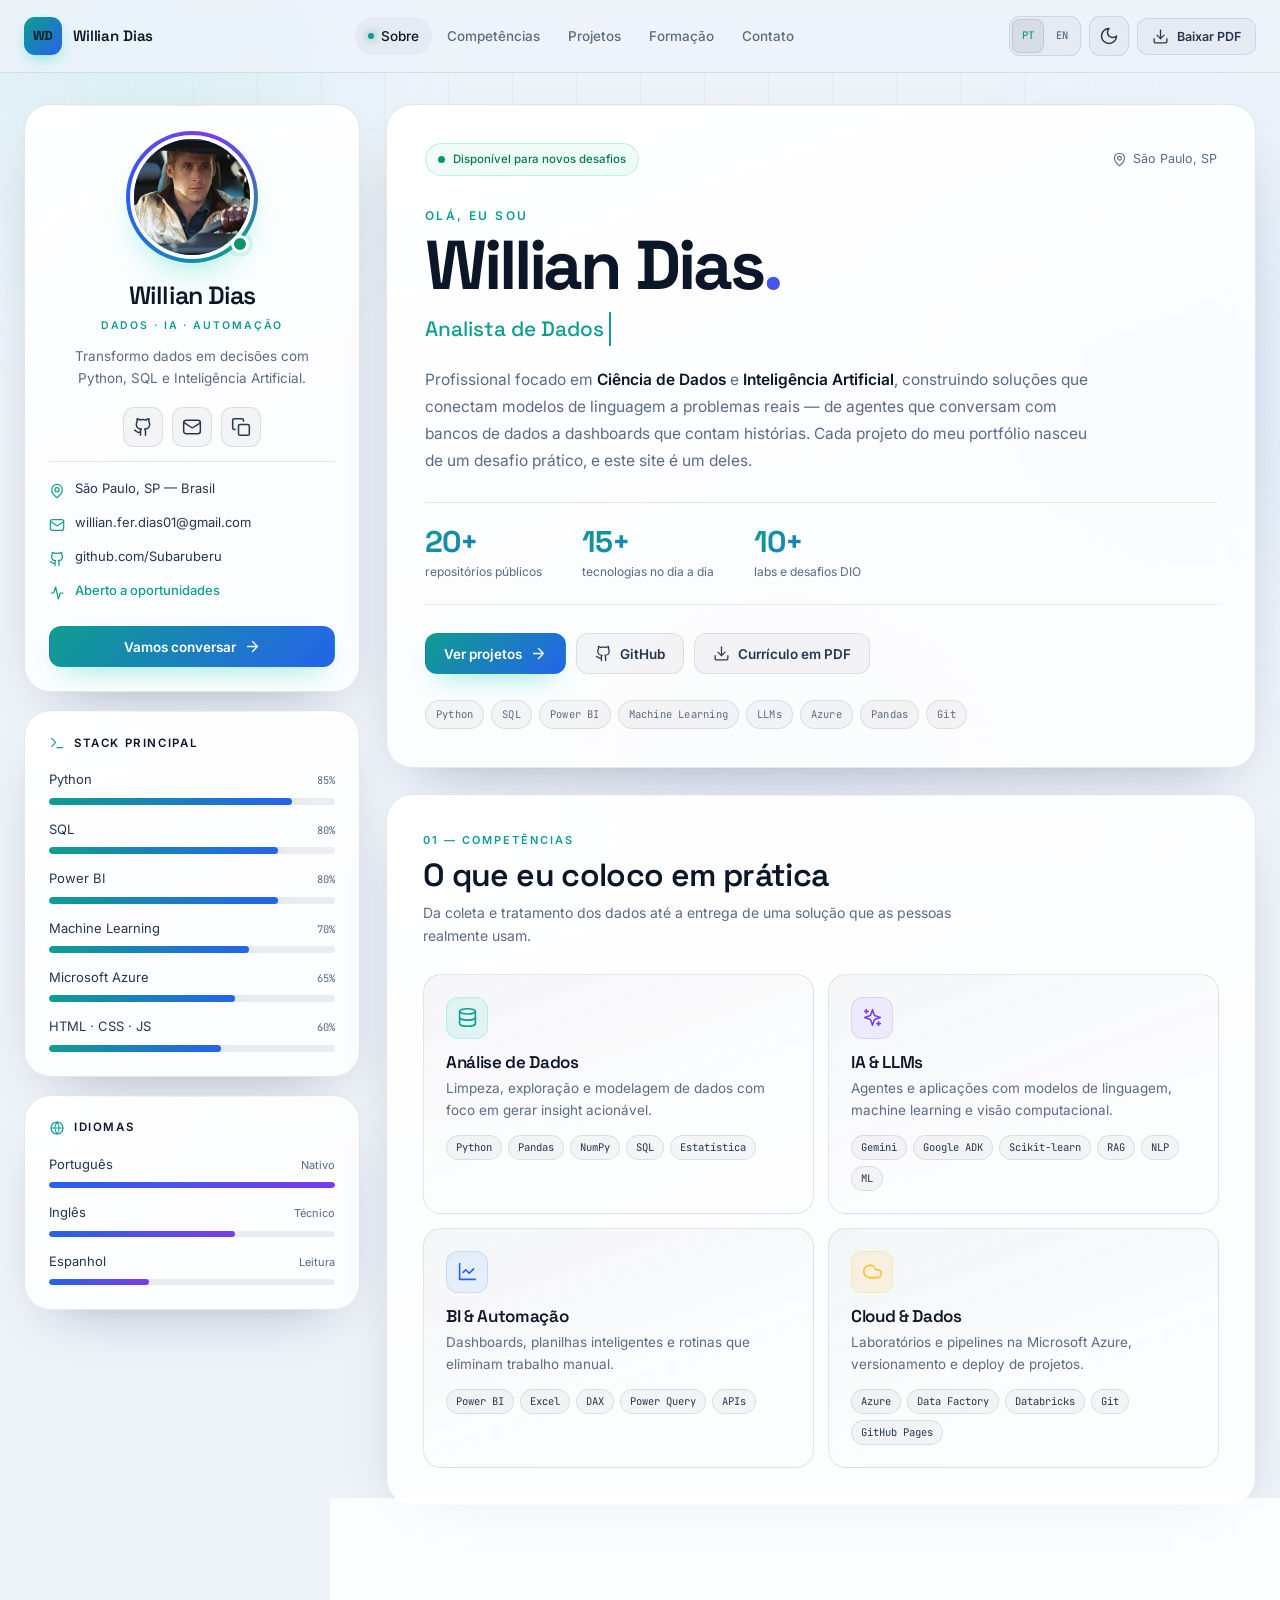
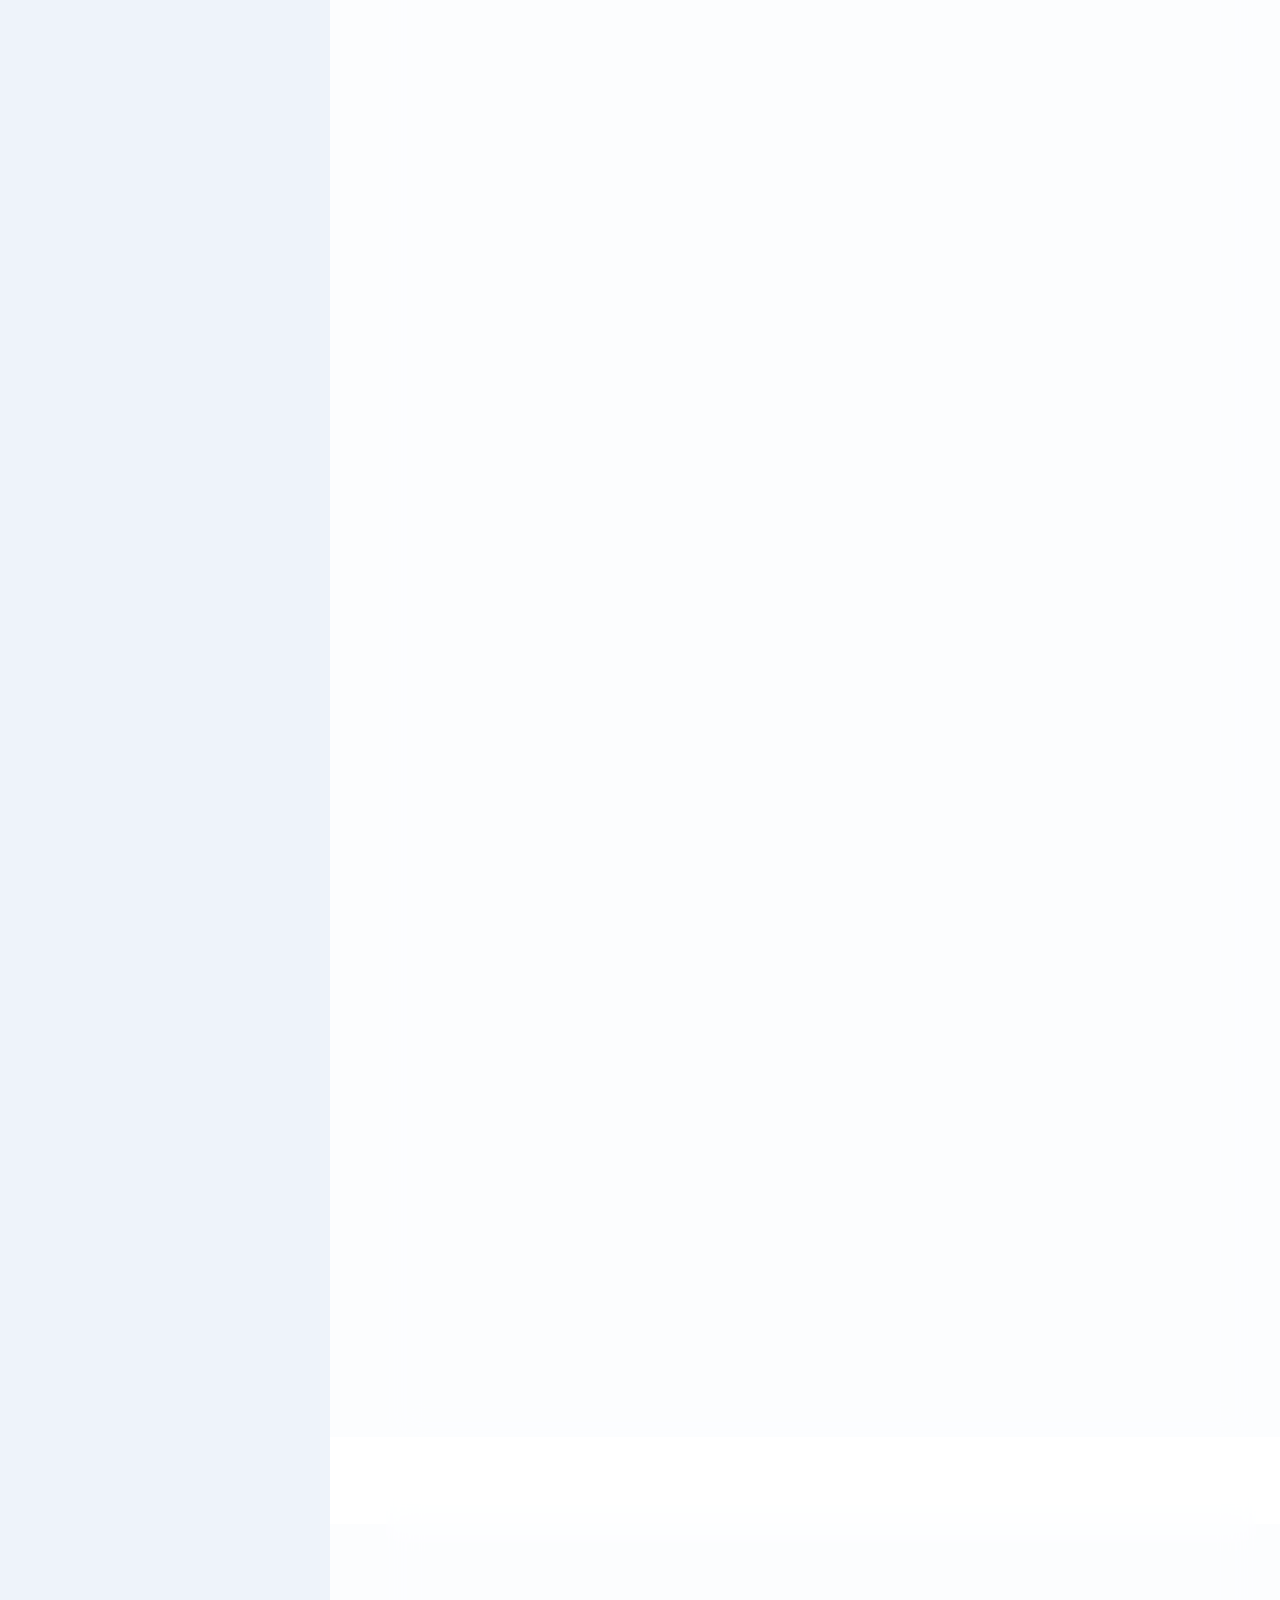
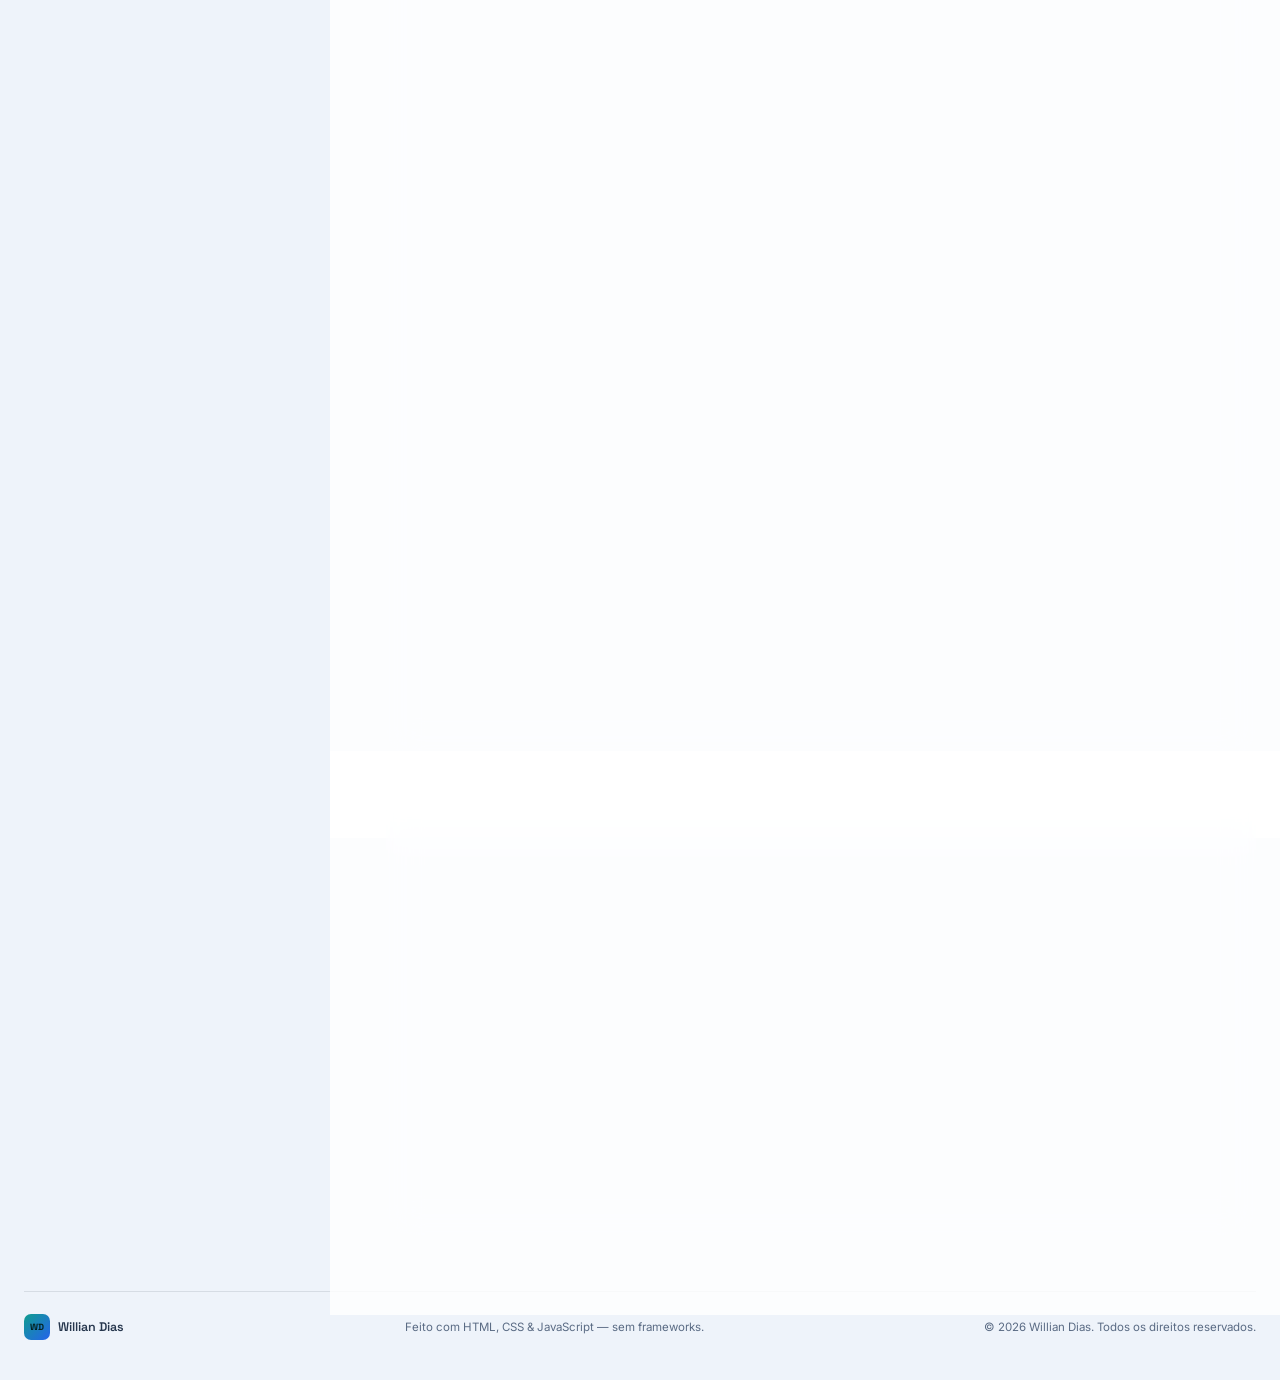
<file: index.html>
<!DOCTYPE html>
<html lang="pt-BR" data-theme="dark">
<head>
  <meta charset="UTF-8">
  <meta name="viewport" content="width=device-width, initial-scale=1">

  <title>Willian Dias — Dados, IA & Automação</title>
  <meta name="description" content="Portfólio e currículo de Willian Dias: Ciência de Dados, Inteligência Artificial, Python, SQL, Power BI e Microsoft Azure. Projetos com agentes de IA, análise de dados e automação.">
  <meta name="author" content="Willian Dias">
  <meta name="theme-color" content="#070b12">

  <!-- Open Graph / SEO -->
  <meta property="og:type" content="website">
  <meta property="og:title" content="Willian Dias — Dados, IA & Automação">
  <meta property="og:description" content="Transformando dados em decisões com Python, SQL e Inteligência Artificial.">
  <meta property="og:image" content="https://subaruberu.github.io/cv/assets/img/avatar.png">
  <meta property="og:image:alt" content="Foto de perfil de Willian Dias">
  <meta property="og:url" content="https://subaruberu.github.io/cv/">
  <meta property="og:locale" content="pt_BR">
  <meta name="twitter:card" content="summary">
  <link rel="canonical" href="https://subaruberu.github.io/cv/">
  <link rel="alternate" hreflang="pt-BR" href="https://subaruberu.github.io/cv/">
  <link rel="alternate" hreflang="en" href="https://subaruberu.github.io/cv/en/">
  <link rel="alternate" hreflang="x-default" href="https://subaruberu.github.io/cv/">

  <link rel="icon" type="image/svg+xml" href="assets/img/favicon.svg">
  <link rel="preconnect" href="https://fonts.googleapis.com">
  <link rel="preconnect" href="https://fonts.gstatic.com" crossorigin>
  <link href="https://fonts.googleapis.com/css2?family=Inter:wght@400;500;600;700&family=Space+Grotesk:wght@500;600;700&family=JetBrains+Mono:wght@400;500&display=swap" rel="stylesheet">
  <link rel="stylesheet" href="assets/css/style.css">

  <!-- Evita "flash" de tema errado antes do CSS carregar -->
  <script>
    (function () {
      try {
        var saved = localStorage.getItem('wd-theme');
        var prefersLight = window.matchMedia('(prefers-color-scheme: light)').matches;
        document.documentElement.dataset.theme = saved || (prefersLight ? 'light' : 'dark');
      } catch (e) { /* localStorage indisponível */ }
      document.documentElement.classList.add('js');
    })();
  </script>

  <!-- Dados estruturados para mecanismos de busca -->
  <script type="application/ld+json">
    {
      "@context": "https://schema.org",
      "@type": "Person",
      "name": "Willian Dias",
      "jobTitle": "Analista de Dados e entusiasta de IA",
      "email": "mailto:willian.fer.dias01@gmail.com",
      "address": { "@type": "PostalAddress", "addressLocality": "São Paulo", "addressRegion": "SP", "addressCountry": "BR" },
      "url": "https://github.com/Subaruberu",
      "sameAs": ["https://github.com/Subaruberu"],
      "knowsAbout": ["Ciência de Dados", "Inteligência Artificial", "Python", "SQL", "Power BI", "Microsoft Azure", "Machine Learning"]
    }
  </script>
</head>

<body>
  <a class="skip-link" href="#main">Pular para o conteúdo</a>

  <!-- Ícones SVG reutilizáveis -->
  <svg xmlns="http://www.w3.org/2000/svg" class="svg-sprite" aria-hidden="true" focusable="false">
    <symbol id="i-github" viewBox="0 0 24 24"><path d="M15 22v-4a4.8 4.8 0 0 0-1-3.5c3 0 6-2 6-5.5.08-1.25-.27-2.48-1-3.5.28-1.15.28-2.35 0-3.5 0 0-1 0-3 1.5-2.64-.5-5.36-.5-8 0C6 2 5 2 5 2c-.3 1.15-.3 2.35 0 3.5A5.4 5.4 0 0 0 4 9c0 3.5 3 5.5 6 5.5-.39.49-.68 1.05-.85 1.65-.17.6-.22 1.23-.15 1.85v4"/><path d="M9 18c-4.51 2-5-2-7-2"/></symbol>
    <symbol id="i-linkedin" viewBox="0 0 24 24"><path d="M16 8a6 6 0 0 1 6 6v7h-4v-7a2 2 0 0 0-4 0v7h-4v-7a6 6 0 0 1 6-6Z"/><rect width="4" height="12" x="2" y="9" rx="1"/><circle cx="4" cy="4" r="2"/></symbol>
    <symbol id="i-mail" viewBox="0 0 24 24"><rect x="2" y="4" width="20" height="16" rx="3"/><path d="m3 7 8.4 5.6a1.8 1.8 0 0 0 2 0L22 7"/></symbol>
    <symbol id="i-pin" viewBox="0 0 24 24"><path d="M20 10c0 6-8 12-8 12s-8-6-8-12a8 8 0 0 1 16 0Z"/><circle cx="12" cy="10" r="3"/></symbol>
    <symbol id="i-download" viewBox="0 0 24 24"><path d="M21 15v4a2 2 0 0 1-2 2H5a2 2 0 0 1-2-2v-4"/><path d="m7 10 5 5 5-5"/><path d="M12 15V3"/></symbol>
    <symbol id="i-sun" viewBox="0 0 24 24"><circle cx="12" cy="12" r="4"/><path d="M12 2v2M12 20v2M4.93 4.93l1.42 1.42M17.66 17.66l1.41 1.41M2 12h2M20 12h2M6.34 17.66l-1.41 1.41M19.07 4.93l-1.41 1.41"/></symbol>
    <symbol id="i-moon" viewBox="0 0 24 24"><path d="M12 3a6 6 0 0 0 9 9 9 9 0 1 1-9-9Z"/></symbol>
    <symbol id="i-menu" viewBox="0 0 24 24"><path d="M4 7h16M4 12h16M4 17h16"/></symbol>
    <symbol id="i-close" viewBox="0 0 24 24"><path d="m6 6 12 12M18 6 6 18"/></symbol>
    <symbol id="i-copy" viewBox="0 0 24 24"><rect width="13" height="13" x="9" y="9" rx="2"/><path d="M5 15H4a2 2 0 0 1-2-2V4a2 2 0 0 1 2-2h9a2 2 0 0 1 2 2v1"/></symbol>
    <symbol id="i-external" viewBox="0 0 24 24"><path d="M15 3h6v6M10 14 21 3M18 13v6a2 2 0 0 1-2 2H5a2 2 0 0 1-2-2V8a2 2 0 0 1 2-2h6"/></symbol>
    <symbol id="i-database" viewBox="0 0 24 24"><ellipse cx="12" cy="5" rx="9" ry="3"/><path d="M3 5v14a9 3 0 0 0 18 0V5"/><path d="M3 12a9 3 0 0 0 18 0"/></symbol>
    <symbol id="i-sparkles" viewBox="0 0 24 24"><path d="m12 3-1.9 5.8a2 2 0 0 1-1.3 1.3L3 12l5.8 1.9a2 2 0 0 1 1.3 1.3L12 21l1.9-5.8a2 2 0 0 1 1.3-1.3L21 12l-5.8-1.9a2 2 0 0 1-1.3-1.3L12 3Z"/><path d="M5 3v4M3 5h4M19 17v4M17 19h4"/></symbol>
    <symbol id="i-chart" viewBox="0 0 24 24"><path d="M3 3v18h18"/><path d="m19 9-5 5-4-4-3 3"/></symbol>
    <symbol id="i-cloud" viewBox="0 0 24 24"><path d="M17.5 19H9a7 7 0 1 1 6.71-9h1.79a4.5 4.5 0 1 1 0 9Z"/></symbol>
    <symbol id="i-code" viewBox="0 0 24 24"><path d="m16 18 6-6-6-6M8 6l-6 6 6 6"/></symbol>
    <symbol id="i-briefcase" viewBox="0 0 24 24"><rect width="20" height="14" x="2" y="7" rx="2"/><path d="M16 21V5a2 2 0 0 0-2-2h-4a2 2 0 0 0-2 2v16"/></symbol>
    <symbol id="i-cap" viewBox="0 0 24 24"><path d="M21.42 10.92a1 1 0 0 0-.02-1.84L12.83 5.18a2 2 0 0 0-1.66 0L2.6 9.08a1 1 0 0 0 0 1.83l8.57 3.91a2 2 0 0 0 1.66 0z"/><path d="M22 10v6M6 12.5V16a6 3 0 0 0 12 0v-3.5"/></symbol>
    <symbol id="i-award" viewBox="0 0 24 24"><circle cx="12" cy="8" r="6"/><path d="M15.48 12.89 17 22l-5-3-5 3 1.52-9.11"/></symbol>
    <symbol id="i-arrow-up" viewBox="0 0 24 24"><path d="m5 12 7-7 7 7M12 19V5"/></symbol>
    <symbol id="i-arrow-right" viewBox="0 0 24 24"><path d="M5 12h14M12 5l7 7-7 7"/></symbol>
    <symbol id="i-terminal" viewBox="0 0 24 24"><path d="m4 17 6-6-6-6M12 19h8"/></symbol>
    <symbol id="i-check" viewBox="0 0 24 24"><path d="M20 6 9 17l-5-5"/></symbol>
    <symbol id="i-pulse" viewBox="0 0 24 24"><path d="M3 12h4l3-9 4 18 3-9h4"/></symbol>
    <symbol id="i-globe" viewBox="0 0 24 24"><circle cx="12" cy="12" r="9"/><path d="M3 12h18M12 3a15 15 0 0 1 0 18M12 3a15 15 0 0 0 0 18"/></symbol>
    <symbol id="i-cpu" viewBox="0 0 24 24"><rect x="6" y="6" width="12" height="12" rx="2"/><rect x="9" y="9" width="6" height="6" rx="1"/><path d="M9 2v4M15 2v4M9 18v4M15 18v4M2 9h4M2 15h4M18 9h4M18 15h4"/></symbol>
    <symbol id="i-folder" viewBox="0 0 24 24"><path d="M4 20h16a2 2 0 0 0 2-2V8a2 2 0 0 0-2-2h-7.9a2 2 0 0 1-1.69-.9L9.6 3.9A2 2 0 0 0 7.93 3H4a2 2 0 0 0-2 2v13a2 2 0 0 0 2 2Z"/></symbol>
  </svg>

  <!-- Ornamentos de fundo -->
  <div class="backdrop" aria-hidden="true">
    <span class="orb orb--teal"></span>
    <span class="orb orb--blue"></span>
    <span class="orb orb--violet"></span>
    <span class="grid-lines"></span>
  </div>

  <header class="topbar" id="topbar">
    <div class="topbar__inner">
      <a class="brand" href="#top">
        <span class="brand__mark">WD</span>
        <span class="brand__name">Willian Dias</span>
      </a>

      <nav class="nav" id="nav" aria-label="Navegação principal">
        <a class="nav__link" href="#sobre">Sobre</a>
        <a class="nav__link" href="#competencias">Competências</a>
        <a class="nav__link" href="#projetos">Projetos</a>
        <a class="nav__link" href="#formacao">Formação</a>
        <a class="nav__link" href="#contato">Contato</a>
      </nav>

      <div class="topbar__actions">
        <div class="lang-switch" role="group" aria-label="Idioma">
          <a class="lang-switch__link is-active" href="./" hreflang="pt-BR" lang="pt-BR" aria-current="page">PT</a>
          <a class="lang-switch__link" href="en/" hreflang="en" lang="en">EN</a>
        </div>
        <button class="icon-btn" id="theme-toggle" type="button" aria-label="Alternar tema claro e escuro" title="Alternar tema">
          <svg class="icon icon--sun" aria-hidden="true"><use href="#i-sun"/></svg>
          <svg class="icon icon--moon" aria-hidden="true"><use href="#i-moon"/></svg>
        </button>
        <button class="btn btn--ghost btn--sm print-btn" type="button" data-print>
          <svg class="icon" aria-hidden="true"><use href="#i-download"/></svg>
          <span>Baixar PDF</span>
        </button>
        <button class="icon-btn menu-toggle" id="menu-toggle" type="button" aria-label="Abrir menu" aria-expanded="false" aria-controls="nav">
          <svg class="icon icon--menu" aria-hidden="true"><use href="#i-menu"/></svg>
          <svg class="icon icon--close" aria-hidden="true"><use href="#i-close"/></svg>
        </button>
      </div>
    </div>
  </header>

  <main class="layout" id="main">
    <!-- ================= SIDEBAR ================= -->
    <aside class="sidebar" aria-label="Informações pessoais">
      <section class="card profile reveal">
        <div class="profile__avatar">
          <img src="assets/img/avatar.png" alt="Foto de perfil de Willian Dias" width="128" height="128" loading="eager">
          <span class="profile__status" title="Aberto a oportunidades"></span>
        </div>

        <h1 class="profile__name">Willian Dias</h1>
        <p class="profile__role">Dados &middot; IA &middot; Automação</p>
        <p class="profile__tagline">Transformo dados em decisões com Python, SQL e Inteligência Artificial.</p>

        <div class="profile__socials">
          <a class="social-btn" href="https://github.com/Subaruberu" target="_blank" rel="noopener noreferrer" aria-label="GitHub de Willian Dias">
            <svg class="icon" aria-hidden="true"><use href="#i-github"/></svg>
          </a>
          <a class="social-btn" href="mailto:willian.fer.dias01@gmail.com" aria-label="Enviar e-mail para Willian Dias">
            <svg class="icon" aria-hidden="true"><use href="#i-mail"/></svg>
          </a>
          <button class="social-btn" type="button" data-copy-email aria-label="Copiar e-mail" title="Copiar e-mail">
            <svg class="icon" aria-hidden="true"><use href="#i-copy"/></svg>
          </button>
        </div>

        <ul class="contact-list">
          <li>
            <svg class="icon" aria-hidden="true"><use href="#i-pin"/></svg>
            <span>São Paulo, SP &mdash; Brasil</span>
          </li>
          <li>
            <svg class="icon" aria-hidden="true"><use href="#i-mail"/></svg>
            <a href="mailto:willian.fer.dias01@gmail.com">willian.fer.dias01@gmail.com</a>
          </li>
          <li>
            <svg class="icon" aria-hidden="true"><use href="#i-github"/></svg>
            <a href="https://github.com/Subaruberu" target="_blank" rel="noopener noreferrer">github.com/Subaruberu</a>
          </li>
          <li>
            <svg class="icon" aria-hidden="true"><use href="#i-pulse"/></svg>
            <span class="text-accent">Aberto a oportunidades</span>
          </li>
        </ul>

        <a class="btn btn--primary btn--block" href="#contato">
          Vamos conversar
          <svg class="icon" aria-hidden="true"><use href="#i-arrow-right"/></svg>
        </a>
      </section>

      <section class="card reveal" aria-labelledby="skills-title">
        <h2 class="card__title" id="skills-title">
          <svg class="icon" aria-hidden="true"><use href="#i-terminal"/></svg>
          Stack principal
        </h2>

        <div class="skill" data-skill>
          <div class="skill__head"><span>Python</span><span class="skill__value">85%</span></div>
          <div class="skill__track"><span class="skill__bar" data-level="85"></span></div>
        </div>
        <div class="skill" data-skill>
          <div class="skill__head"><span>SQL</span><span class="skill__value">80%</span></div>
          <div class="skill__track"><span class="skill__bar" data-level="80"></span></div>
        </div>
        <div class="skill" data-skill>
          <div class="skill__head"><span>Power BI</span><span class="skill__value">80%</span></div>
          <div class="skill__track"><span class="skill__bar" data-level="80"></span></div>
        </div>
        <div class="skill" data-skill>
          <div class="skill__head"><span>Machine Learning</span><span class="skill__value">70%</span></div>
          <div class="skill__track"><span class="skill__bar" data-level="70"></span></div>
        </div>
        <div class="skill" data-skill>
          <div class="skill__head"><span>Microsoft Azure</span><span class="skill__value">65%</span></div>
          <div class="skill__track"><span class="skill__bar" data-level="65"></span></div>
        </div>
        <div class="skill" data-skill>
          <div class="skill__head"><span>HTML &middot; CSS &middot; JS</span><span class="skill__value">60%</span></div>
          <div class="skill__track"><span class="skill__bar" data-level="60"></span></div>
        </div>
      </section>

      <section class="card reveal" aria-labelledby="lang-title">
        <h2 class="card__title" id="lang-title">
          <svg class="icon" aria-hidden="true"><use href="#i-globe"/></svg>
          Idiomas
        </h2>

        <div class="lang">
          <div class="lang__head"><span>Português</span><span class="lang__level">Nativo</span></div>
          <div class="lang__track"><span style="--level: 100%"></span></div>
        </div>
        <div class="lang">
          <div class="lang__head"><span>Inglês</span><span class="lang__level">Técnico</span></div>
          <div class="lang__track"><span style="--level: 65%"></span></div>
        </div>
        <div class="lang">
          <div class="lang__head"><span>Espanhol</span><span class="lang__level">Leitura</span></div>
          <div class="lang__track"><span style="--level: 35%"></span></div>
        </div>
      </section>
    </aside>

    <!-- ================= CONTEÚDO ================= -->
    <div class="content">

      <!-- HERO -->
      <section class="hero reveal" id="sobre">
        <div class="hero__top">
          <span class="badge">
            <span class="badge__dot"></span>
            Disponível para novos desafios
          </span>
          <span class="hero__location">
            <svg class="icon" aria-hidden="true"><use href="#i-pin"/></svg>
            São Paulo, SP
          </span>
        </div>

        <p class="eyebrow">Olá, eu sou</p>
        <h2 class="hero__title">Willian Dias<span class="accent-dot">.</span></h2>

        <p class="hero__roles" aria-label="Áreas de atuação">
          <span class="role-rotator" data-roles='["Analista de Dados","Entusiasta de IA","Automação com Python","BI & Analytics"]'>Analista de Dados</span>
        </p>

        <p class="hero__text">
          Profissional focado em <strong>Ciência de Dados</strong> e <strong>Inteligência Artificial</strong>,
          construindo soluções que conectam modelos de linguagem a problemas reais &mdash; de agentes que
          conversam com bancos de dados a dashboards que contam histórias. Cada projeto do meu portfólio
          nasceu de um desafio prático, e este site é um deles.
        </p>

        <div class="hero__stats">
          <div class="stat">
            <strong class="stat__number" data-count="20" data-suffix="+">20+</strong>
            <span class="stat__label">repositórios públicos</span>
          </div>
          <div class="stat">
            <strong class="stat__number" data-count="15" data-suffix="+">15+</strong>
            <span class="stat__label">tecnologias no dia a dia</span>
          </div>
          <div class="stat">
            <strong class="stat__number" data-count="10" data-suffix="+">10+</strong>
            <span class="stat__label">labs e desafios DIO</span>
          </div>
        </div>

        <div class="hero__actions">
          <a class="btn btn--primary" href="#projetos">
            Ver projetos
            <svg class="icon" aria-hidden="true"><use href="#i-arrow-right"/></svg>
          </a>
          <a class="btn btn--ghost" href="https://github.com/Subaruberu" target="_blank" rel="noopener noreferrer">
            <svg class="icon" aria-hidden="true"><use href="#i-github"/></svg>
            GitHub
          </a>
          <button class="btn btn--ghost print-btn" type="button" data-print>
            <svg class="icon" aria-hidden="true"><use href="#i-download"/></svg>
            Currículo em PDF
          </button>
        </div>

        <div class="hero__stack" aria-label="Tecnologias">
          <span>Python</span><span>SQL</span><span>Power BI</span><span>Machine Learning</span>
          <span>LLMs</span><span>Azure</span><span>Pandas</span><span>Git</span>
        </div>
      </section>

      <!-- COMPETÊNCIAS -->
      <section class="section reveal" id="competencias">
        <header class="section__head">
          <p class="section__kicker">01 &mdash; Competências</p>
          <h2 class="section__title">O que eu coloco em prática</h2>
          <p class="section__desc">Da coleta e tratamento dos dados até a entrega de uma solução que as pessoas realmente usam.</p>
        </header>

        <div class="expertise-grid">
          <article class="expertise">
            <span class="expertise__icon expertise__icon--teal">
              <svg class="icon" aria-hidden="true"><use href="#i-database"/></svg>
            </span>
            <h3>Análise de Dados</h3>
            <p>Limpeza, exploração e modelagem de dados com foco em gerar insight acionável.</p>
            <ul class="tag-list">
              <li>Python</li><li>Pandas</li><li>NumPy</li><li>SQL</li><li>Estatística</li>
            </ul>
          </article>

          <article class="expertise">
            <span class="expertise__icon expertise__icon--violet">
              <svg class="icon" aria-hidden="true"><use href="#i-sparkles"/></svg>
            </span>
            <h3>IA &amp; LLMs</h3>
            <p>Agentes e aplicações com modelos de linguagem, machine learning e visão computacional.</p>
            <ul class="tag-list">
              <li>Gemini</li><li>Google ADK</li><li>Scikit-learn</li><li>RAG</li><li>NLP</li><li>ML</li>
            </ul>
          </article>

          <article class="expertise">
            <span class="expertise__icon expertise__icon--blue">
              <svg class="icon" aria-hidden="true"><use href="#i-chart"/></svg>
            </span>
            <h3>BI &amp; Automação</h3>
            <p>Dashboards, planilhas inteligentes e rotinas que eliminam trabalho manual.</p>
            <ul class="tag-list">
              <li>Power BI</li><li>Excel</li><li>DAX</li><li>Power Query</li><li>APIs</li>
            </ul>
          </article>

          <article class="expertise">
            <span class="expertise__icon expertise__icon--amber">
              <svg class="icon" aria-hidden="true"><use href="#i-cloud"/></svg>
            </span>
            <h3>Cloud &amp; Dados</h3>
            <p>Laboratórios e pipelines na Microsoft Azure, versionamento e deploy de projetos.</p>
            <ul class="tag-list">
              <li>Azure</li><li>Data Factory</li><li>Databricks</li><li>Git</li><li>GitHub Pages</li>
            </ul>
          </article>
        </div>
      </section>

      <!-- PROJETOS -->
      <section class="section reveal" id="projetos">
        <header class="section__head section__head--row">
          <div>
            <p class="section__kicker">02 &mdash; Portfólio</p>
            <h2 class="section__title">Projetos em destaque</h2>
            <p class="section__desc">Soluções construídas durante formações, desafios e estudos independentes.</p>
          </div>
          <a class="link-arrow" href="https://github.com/Subaruberu?tab=repositories" target="_blank" rel="noopener noreferrer">
            Todos os repositórios
            <svg class="icon" aria-hidden="true"><use href="#i-external"/></svg>
          </a>
        </header>

        <div class="projects">
          <!-- Projeto destaque -->
          <article class="project project--featured">
            <div class="project__body">
              <div class="project__meta">
                <span class="project__tag">Destaque</span>
                <span class="project__lang"><span class="dot dot--python"></span> Python</span>
              </div>
              <h3 class="project__title">Chat com PDFs usando RAG</h3>
              <p class="project__desc">
                Chatbot que responde perguntas com base nos seus PDFs, citando arquivo e página.
                Busca híbrida (embeddings + BM25), citações rastreáveis e modo 100% offline &mdash;
                projeto do desafio da DIO.
              </p>
              <ul class="tag-list">
                <li>Python</li><li>RAG</li><li>LLM</li><li>Streamlit</li>
              </ul>
              <a class="project__link" href="https://github.com/Subaruberu/dio-pdf-chat" target="_blank" rel="noopener noreferrer">
                Ver no GitHub
                <svg class="icon" aria-hidden="true"><use href="#i-external"/></svg>
              </a>
            </div>

            <div class="terminal" aria-hidden="true">
              <div class="terminal__bar">
                <span class="terminal__dot terminal__dot--red"></span>
                <span class="terminal__dot terminal__dot--yellow"></span>
                <span class="terminal__dot terminal__dot--green"></span>
                <span class="terminal__title">pdf_chat.py</span>
              </div>
              <pre class="terminal__body"><code><span class="c-comment"># pergunta sobre os seus PDFs</span>
<span class="c-prompt">$</span> python chat.py
<span class="c-quote">"Qual foi a redução no tempo de triagem?"</span>

<span class="c-comment"># resposta com fonte e página</span>
63% <span class="c-comment">(de 74 para 27 min por artigo)</span> [1]
[1] artigo_rag.pdf &middot; p. 2 &middot; score <span class="c-num">0.87</span><span class="c-cursor"></span></code></pre>
            </div>
          </article>

          <article class="project">
            <div class="project__top">
              <span class="project__icon project__icon--teal">
                <svg class="icon" aria-hidden="true"><use href="#i-database"/></svg>
              </span>
              <a class="project__ext" href="https://github.com/Subaruberu/agente-sql-dio" target="_blank" rel="noopener noreferrer" aria-label="Abrir projeto Agente SQL com IA no GitHub">
                <svg class="icon" aria-hidden="true"><use href="#i-external"/></svg>
              </a>
            </div>
            <h3 class="project__title">Agente SQL com IA</h3>
            <p class="project__desc">
              Agente de Inteligência Artificial que traduz perguntas em linguagem natural para consultas SQL,
              aproximando pessoas não técnicas dos dados.
            </p>
            <ul class="tag-list">
              <li>Python</li><li>LLM</li><li>SQL</li><li>IA generativa</li>
            </ul>
          </article>

          <article class="project">
            <div class="project__top">
              <span class="project__icon project__icon--violet">
                <svg class="icon" aria-hidden="true"><use href="#i-cpu"/></svg>
              </span>
              <a class="project__ext" href="https://github.com/Subaruberu/app-no-trello-com-python" target="_blank" rel="noopener noreferrer" aria-label="Abrir projeto App no Trello com Python no GitHub">
                <svg class="icon" aria-hidden="true"><use href="#i-external"/></svg>
              </a>
            </div>
            <h3 class="project__title">App no Trello com Python</h3>
            <p class="project__desc">
              Agente de IA com Google ADK + Gemini que organiza o dia em um quadro real do Trello:
              cria, lista, move e remove cards por conversa.
            </p>
            <ul class="tag-list">
              <li>Python</li><li>Google ADK</li><li>Gemini</li><li>Trello API</li>
            </ul>
          </article>

          <article class="project">
            <div class="project__top">
              <span class="project__icon project__icon--teal">
                <svg class="icon" aria-hidden="true"><use href="#i-chart"/></svg>
              </span>
              <a class="project__ext" href="https://github.com/Subaruberu/Dashboard-da-Porsche-com-Agentes-de-IA" target="_blank" rel="noopener noreferrer" aria-label="Abrir projeto Dashboard da Porsche no GitHub">
                <svg class="icon" aria-hidden="true"><use href="#i-external"/></svg>
              </a>
            </div>
            <h3 class="project__title">Dashboard da Porsche com Agentes de IA</h3>
            <p class="project__desc">
              Dashboard interativo que combina visualização de dados e agentes de IA para explorar
              indicadores e responder perguntas sobre os números.
            </p>
            <ul class="tag-list">
              <li>HTML</li><li>Data Viz</li><li>IA</li><li>Dashboard</li>
            </ul>
          </article>

          <article class="project">
            <div class="project__top">
              <span class="project__icon project__icon--blue">
                <svg class="icon" aria-hidden="true"><use href="#i-sparkles"/></svg>
              </span>
              <a class="project__ext" href="https://github.com/Subaruberu/reducao-de-dimensionalidade-em-imagens-para-redes-neurais" target="_blank" rel="noopener noreferrer" aria-label="Abrir projeto de redução de dimensionalidade no GitHub">
                <svg class="icon" aria-hidden="true"><use href="#i-external"/></svg>
              </a>
            </div>
            <h3 class="project__title">Visão Computacional &amp; Dimensionalidade</h3>
            <p class="project__desc">
              Pipeline que converte imagens RGB em escala de cinza (BT.601) e as binariza por limiar,
              com histogramas comparativos &mdash; preparação para redes neurais.
            </p>
            <ul class="tag-list">
              <li>Python</li><li>NumPy</li><li>Pillow</li><li>Jupyter</li>
            </ul>
          </article>

          <article class="project">
            <div class="project__top">
              <span class="project__icon project__icon--amber">
                <svg class="icon" aria-hidden="true"><use href="#i-globe"/></svg>
              </span>
              <a class="project__ext" href="https://github.com/Subaruberu/Analise-de-modelos-de-Traducao" target="_blank" rel="noopener noreferrer" aria-label="Abrir projeto de análise de modelos de tradução no GitHub">
                <svg class="icon" aria-hidden="true"><use href="#i-external"/></svg>
              </a>
            </div>
            <h3 class="project__title">Análise de Modelos de Tradução</h3>
            <p class="project__desc">
              Comparação de modelos de tradução automática com notebooks Jupyter, métricas e
              análise crítica dos resultados.
            </p>
            <ul class="tag-list">
              <li>Jupyter</li><li>NLP</li><li>Análise</li>
            </ul>
          </article>

          <article class="project">
            <div class="project__top">
              <span class="project__icon project__icon--rose">
                <svg class="icon" aria-hidden="true"><use href="#i-pulse"/></svg>
              </span>
              <a class="project__ext" href="https://github.com/Subaruberu/Agente-Watch" target="_blank" rel="noopener noreferrer" aria-label="Abrir projeto Agente Watch no GitHub">
                <svg class="icon" aria-hidden="true"><use href="#i-external"/></svg>
              </a>
            </div>
            <h3 class="project__title">Agente Watch</h3>
            <p class="project__desc">
              Experimentos com agentes autônomos em Python, explorando monitoramento,
              tomada de decisão e execução de tarefas.
            </p>
            <ul class="tag-list">
              <li>Python</li><li>Agentes</li><li>Automação</li>
            </ul>
          </article>
        </div>

        <div class="other-labs">
          <h3 class="other-labs__title">
            <svg class="icon" aria-hidden="true"><use href="#i-folder"/></svg>
            Outros laboratórios
          </h3>
          <ul class="lab-list">
            <li>
              <a href="https://github.com/Subaruberu/lab-azure-vms" target="_blank" rel="noopener noreferrer">
                <span>Máquinas Virtuais no Azure</span>
                <svg class="icon" aria-hidden="true"><use href="#i-arrow-right"/></svg>
              </a>
            </li>
            <li>
              <a href="https://github.com/Subaruberu/data-factory-azure" target="_blank" rel="noopener noreferrer">
                <span>Azure Data Factory</span>
                <svg class="icon" aria-hidden="true"><use href="#i-arrow-right"/></svg>
              </a>
            </li>
            <li>
              <a href="https://github.com/Subaruberu/Azure-databrickes-dio" target="_blank" rel="noopener noreferrer">
                <span>Azure Databricks</span>
                <svg class="icon" aria-hidden="true"><use href="#i-arrow-right"/></svg>
              </a>
            </li>
            <li>
              <a href="https://github.com/Subaruberu/Construindo-um-Esquema-Conceitual-para-Banco-De-dados" target="_blank" rel="noopener noreferrer">
                <span>Modelagem de Banco de Dados</span>
                <svg class="icon" aria-hidden="true"><use href="#i-arrow-right"/></svg>
              </a>
            </li>
            <li>
              <a href="https://github.com/Subaruberu/Excel-1-IA-com-claude" target="_blank" rel="noopener noreferrer">
                <span>Excel + IA</span>
                <svg class="icon" aria-hidden="true"><use href="#i-arrow-right"/></svg>
              </a>
            </li>
            <li>
              <a href="https://github.com/Subaruberu/dio_bank" target="_blank" rel="noopener noreferrer">
                <span>DIO Bank</span>
                <svg class="icon" aria-hidden="true"><use href="#i-arrow-right"/></svg>
              </a>
            </li>
          </ul>
        </div>
      </section>

      <!-- FORMAÇÃO -->
      <section class="section reveal" id="formacao">
        <header class="section__head">
          <p class="section__kicker">03 &mdash; Formação</p>
          <h2 class="section__title">Aprendizado contínuo</h2>
          <p class="section__desc">Formação prática, orientada a projetos e desafios reais.</p>
        </header>

        <div class="timeline">
          <article class="timeline__item">
            <span class="timeline__marker">
              <svg class="icon" aria-hidden="true"><use href="#i-cap"/></svg>
            </span>
            <div class="timeline__content">
              <div class="timeline__head">
                <div>
                  <h3>Digital Innovation One &mdash; DIO</h3>
                  <p class="timeline__role">Formação em Ciência de Dados &amp; Inteligência Artificial</p>
                </div>
                <span class="timeline__period">2024 &mdash; Atual</span>
              </div>
              <p>
                Trilhas e bootcamps com foco em Python, SQL, Power BI, Machine Learning, computação em nuvem
                e IA generativa. Cada formação termina em um projeto prático publicado no GitHub &mdash;
                vários deles estão no portfólio acima.
              </p>
              <ul class="tag-list">
                <li>Python</li><li>SQL</li><li>Power BI</li><li>Machine Learning</li><li>Azure</li><li>IA generativa</li>
              </ul>
            </div>
          </article>

          <article class="timeline__item">
            <span class="timeline__marker">
              <svg class="icon" aria-hidden="true"><use href="#i-cloud"/></svg>
            </span>
            <div class="timeline__content">
              <div class="timeline__head">
                <div>
                  <h3>Microsoft Azure &mdash; Labs práticos</h3>
                  <p class="timeline__role">Cloud, dados e infraestrutura</p>
                </div>
                <span class="timeline__period">2025 &mdash; Atual</span>
              </div>
              <p>
                Laboratórios de máquinas virtuais, redundância de arquivos, Data Factory e Databricks,
                documentados com o resumo das lições aprendidas em cada experiência.
              </p>
              <ul class="tag-list">
                <li>VMs</li><li>Storage</li><li>Data Factory</li><li>Databricks</li>
              </ul>
            </div>
          </article>

          <article class="timeline__item">
            <span class="timeline__marker">
              <svg class="icon" aria-hidden="true"><use href="#i-code"/></svg>
            </span>
            <div class="timeline__content">
              <div class="timeline__head">
                <div>
                  <h3>Desenvolvimento Web &mdash; Projeto autoral</h3>
                  <p class="timeline__role">HTML, CSS e JavaScript na prática</p>
                </div>
                <span class="timeline__period">2026</span>
              </div>
              <p>
                Construção deste portfólio do zero: layout responsivo, componentes acessíveis,
                tema claro/escuro, animações com IntersectionObserver e versão otimizada para impressão.
              </p>
              <ul class="tag-list">
                <li>HTML5</li><li>CSS3</li><li>JavaScript</li><li>Acessibilidade</li><li>GitHub Pages</li>
              </ul>
            </div>
          </article>
        </div>

        <div class="focus-grid">
          <article class="focus">
            <svg class="icon" aria-hidden="true"><use href="#i-award"/></svg>
            <h3>Projetos &gt; certificados</h3>
            <p>Aprendo construindo. Todo curso vira um repositório público com código, documentação e resultado.</p>
          </article>
          <article class="focus">
            <svg class="icon" aria-hidden="true"><use href="#i-code"/></svg>
            <h3>Código aberto</h3>
            <p>Versionamento com Git, READMEs cuidadosos e deploy estático via GitHub Pages.</p>
          </article>
          <article class="focus">
            <svg class="icon" aria-hidden="true"><use href="#i-sparkles"/></svg>
            <h3>Sempre aprendendo</h3>
            <p>Estudo contínuo de LLMs, agentes, engenharia de dados e boas práticas de analytics.</p>
          </article>
        </div>
      </section>

      <!-- CONTATO -->
      <section class="section contact reveal" id="contato">
        <div class="contact__glow" aria-hidden="true"></div>
        <p class="section__kicker">04 &mdash; Contato</p>
        <h2 class="contact__title">Vamos construir algo<br>com dados?</h2>
        <p class="contact__text">
          Estou aberto a oportunidades em análise de dados, BI, IA e engenharia de dados.
          Se você tem um problema interessante &mdash; ou uma vaga &mdash; minha caixa de entrada está aberta.
        </p>

        <div class="contact__actions">
          <a class="btn btn--primary btn--lg" href="mailto:willian.fer.dias01@gmail.com">
            <svg class="icon" aria-hidden="true"><use href="#i-mail"/></svg>
            Enviar e-mail
          </a>
          <button class="btn btn--ghost btn--lg" type="button" data-copy-email>
            <svg class="icon" aria-hidden="true"><use href="#i-copy"/></svg>
            Copiar e-mail
          </button>
          <a class="btn btn--ghost btn--lg" href="https://github.com/Subaruberu" target="_blank" rel="noopener noreferrer">
            <svg class="icon" aria-hidden="true"><use href="#i-github"/></svg>
            GitHub
          </a>
        </div>

        <a class="contact__mail" href="mailto:willian.fer.dias01@gmail.com">willian.fer.dias01@gmail.com</a>
      </section>

    </div>
  </main>

  <footer class="footer">
    <div class="footer__inner">
      <p class="footer__brand"><span>WD</span> Willian Dias</p>
      <p class="footer__note">Feito com HTML, CSS &amp; JavaScript &mdash; sem frameworks.</p>
      <p class="footer__copy">&copy; <span id="year">2026</span> Willian Dias. Todos os direitos reservados.</p>
    </div>
  </footer>

  <button class="to-top" id="to-top" type="button" aria-label="Voltar ao topo" title="Voltar ao topo">
    <svg class="icon" aria-hidden="true"><use href="#i-arrow-up"/></svg>
  </button>

  <div class="toast" id="toast" role="status" aria-live="polite"></div>

  <script src="assets/js/main.js" defer></script>
</body>
</html>
</file>
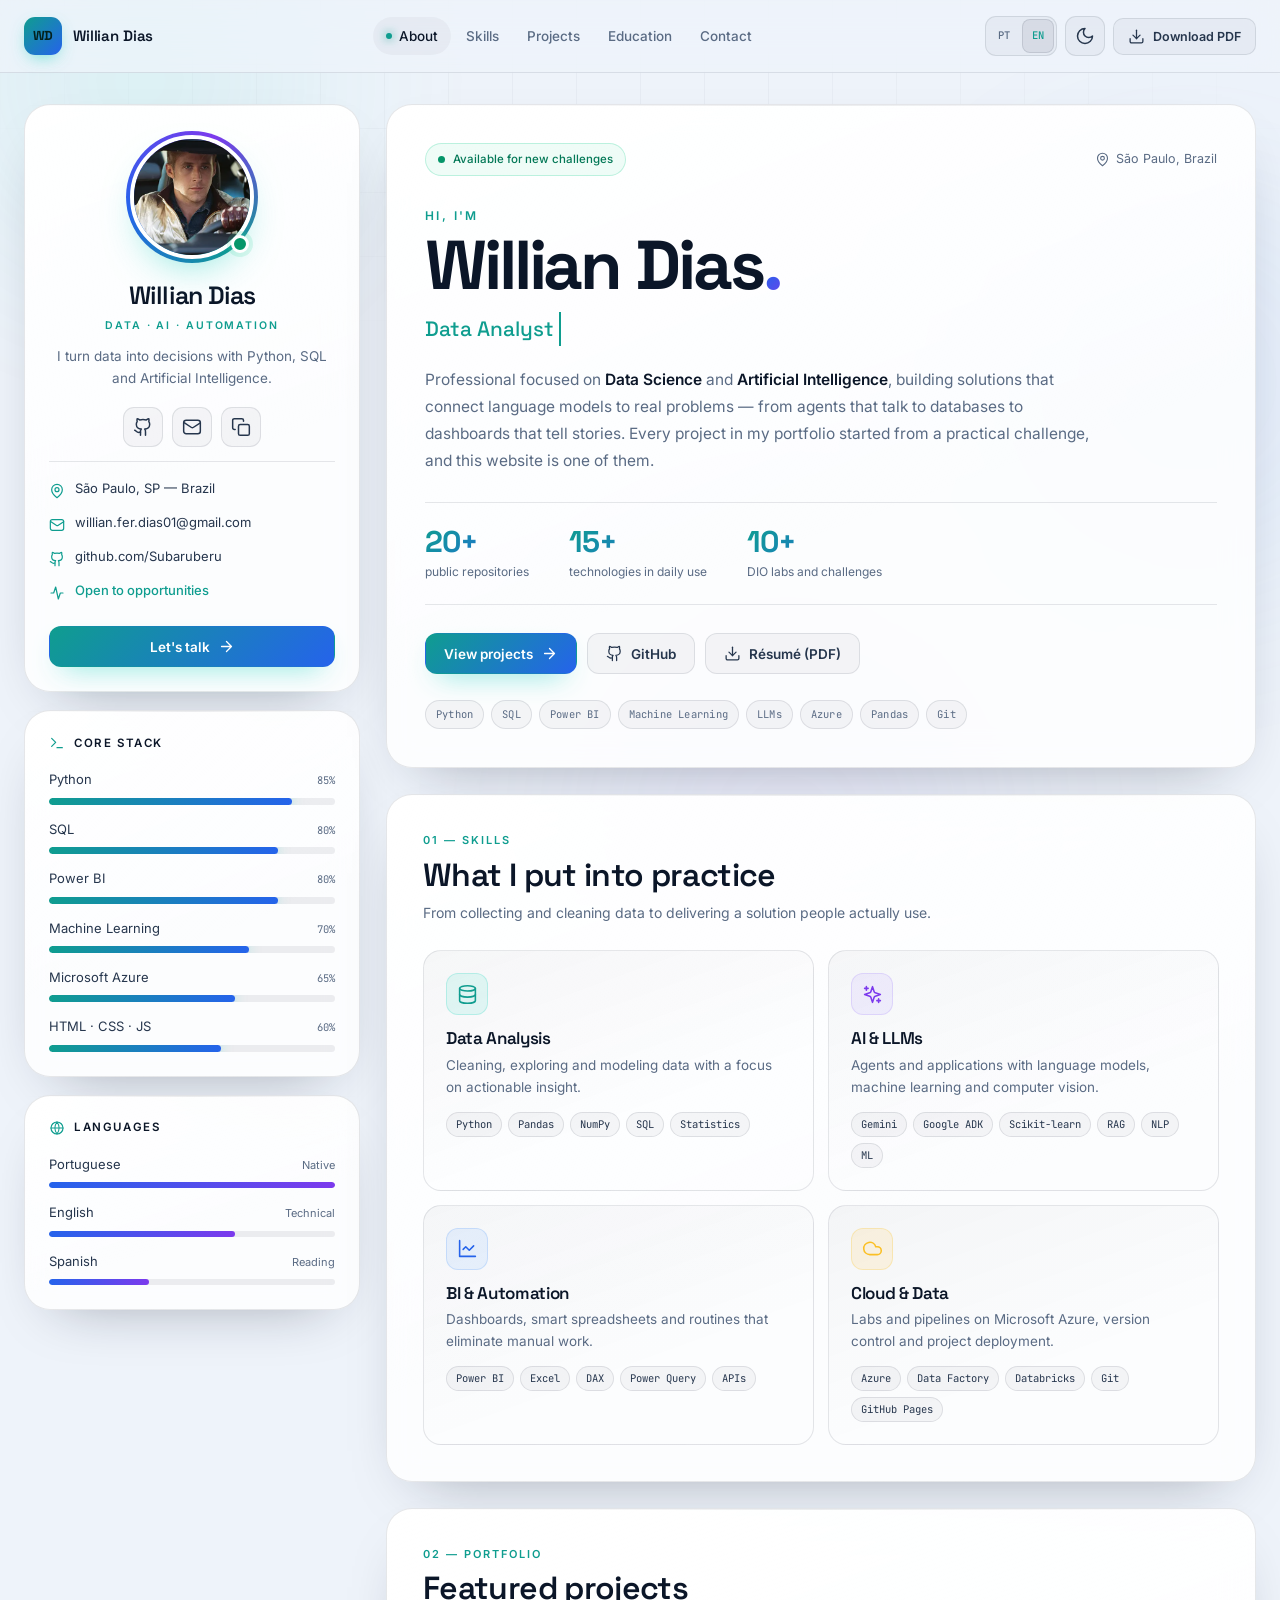
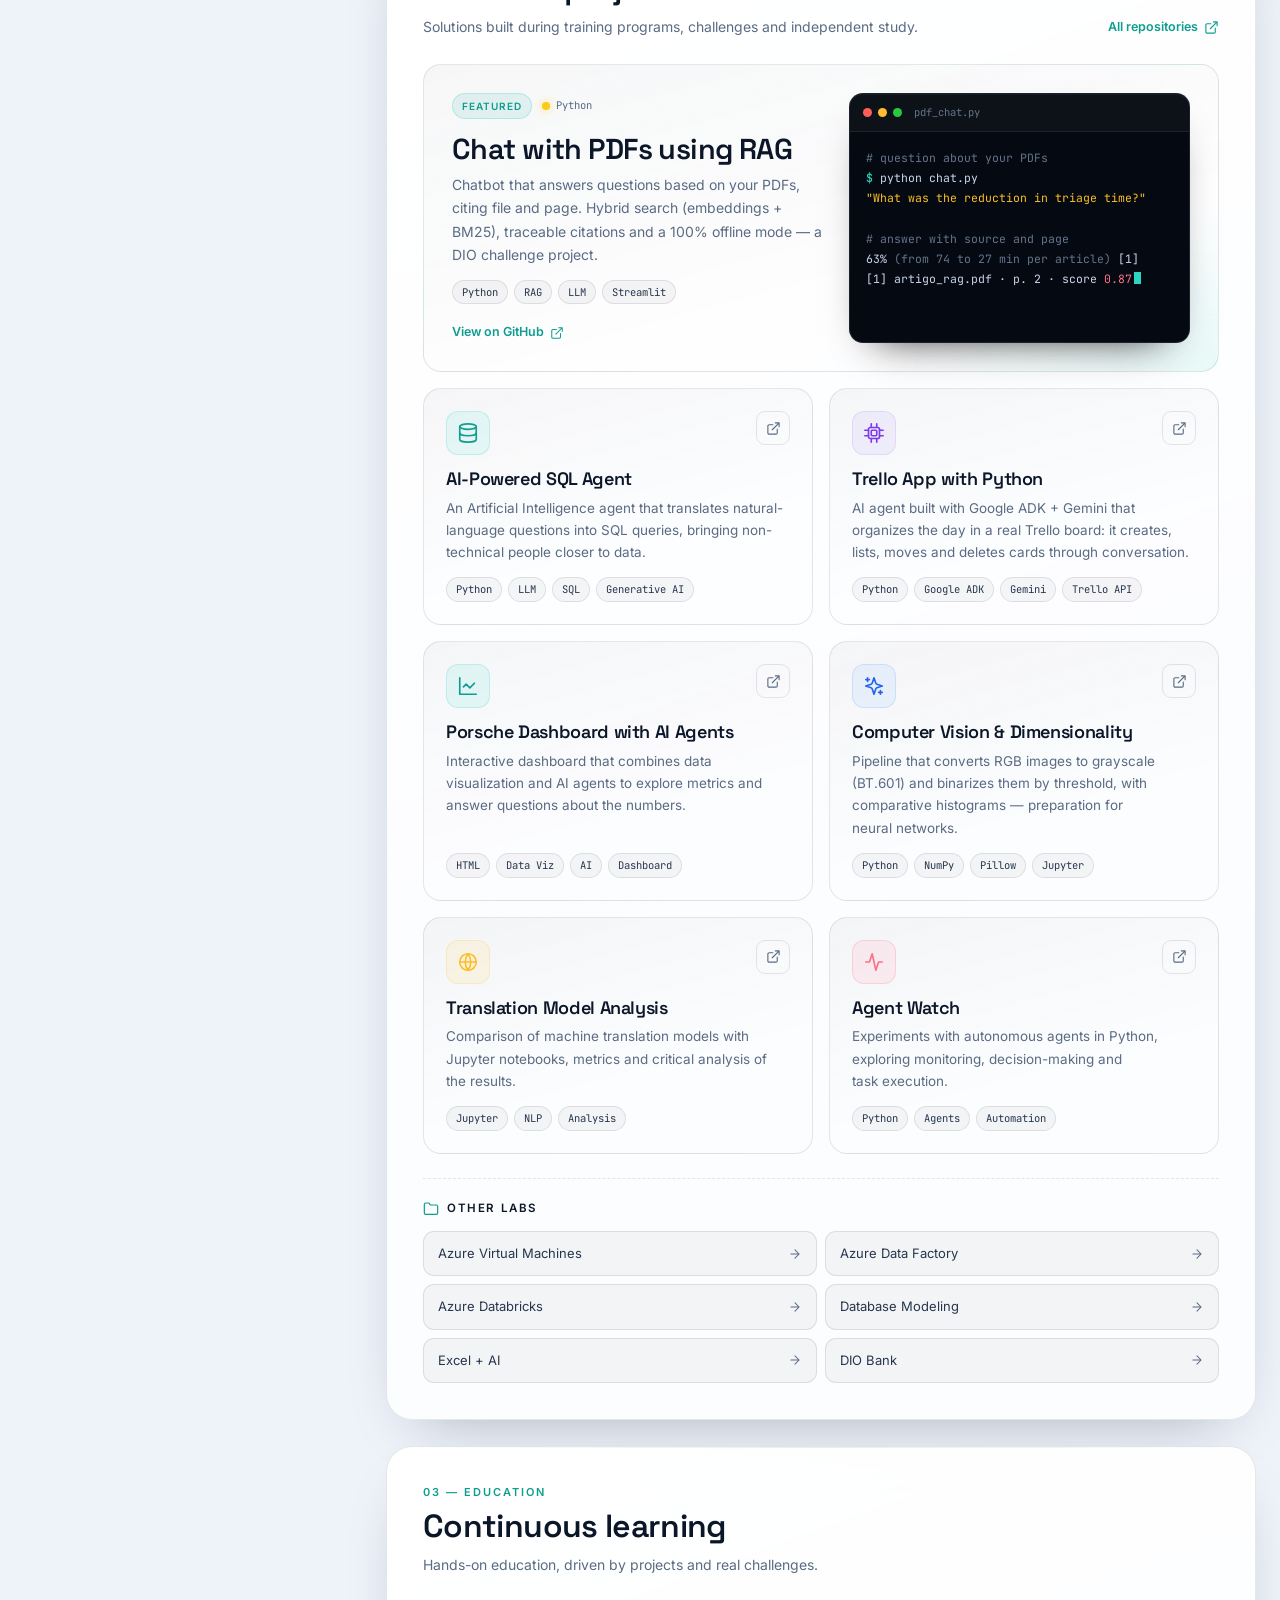
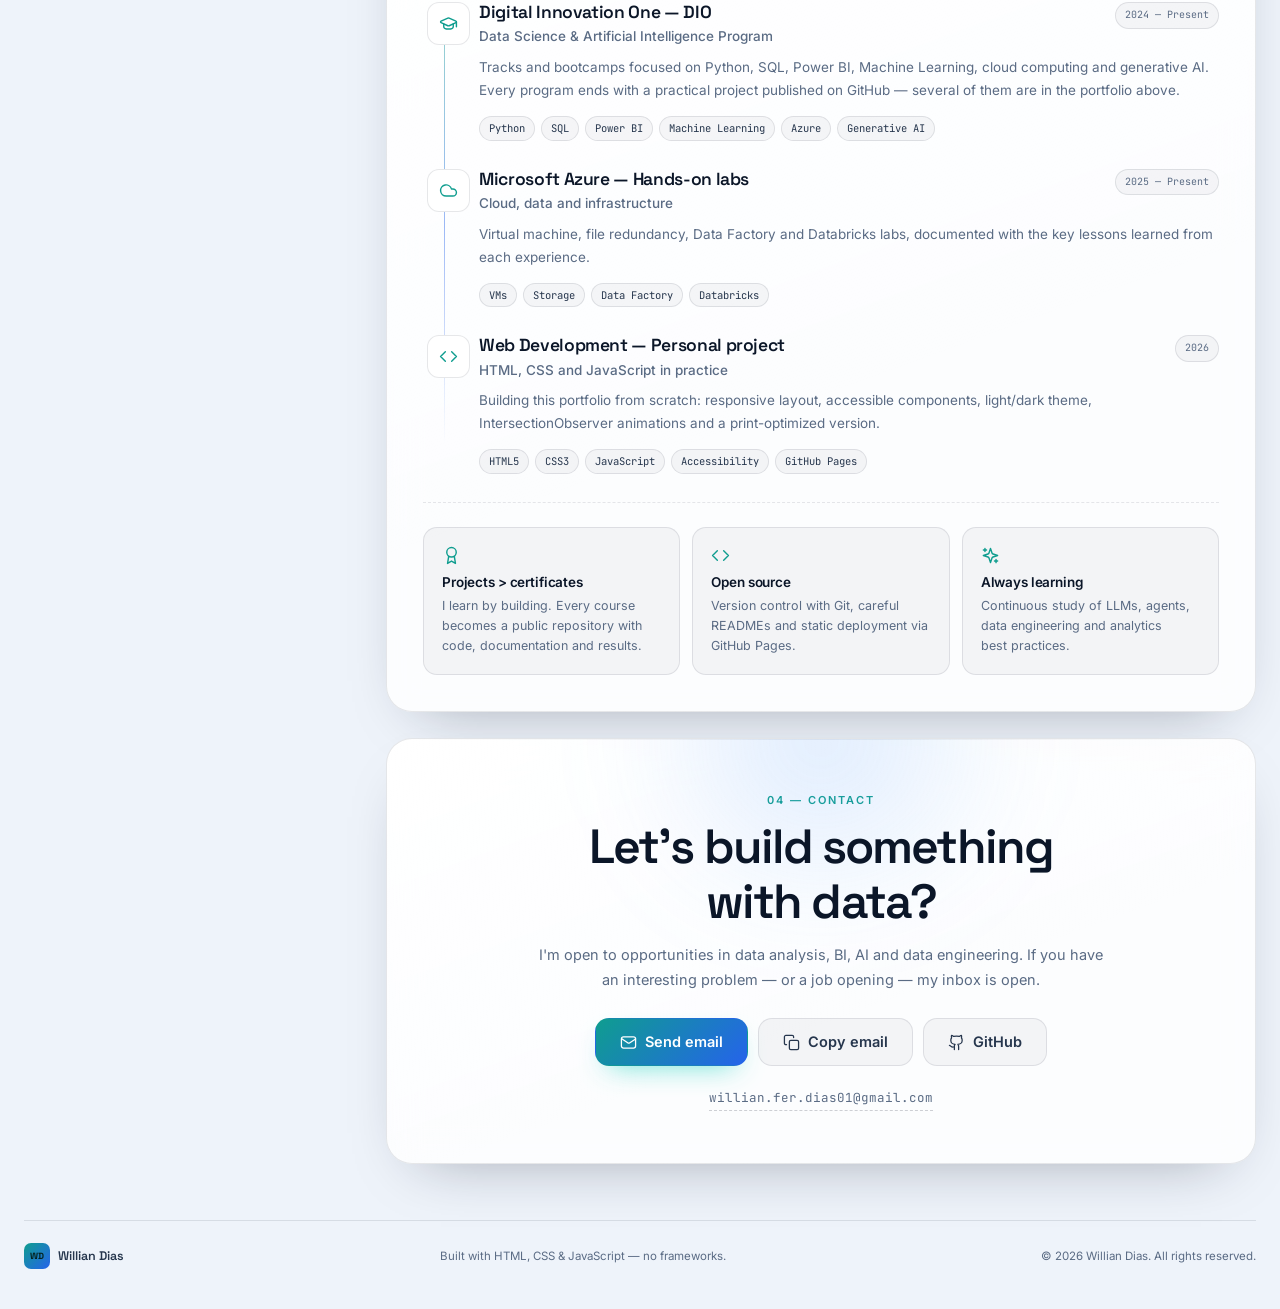
<file: en/index.html>
<!DOCTYPE html>
<html lang="en" data-theme="dark">
<head>
  <meta charset="UTF-8">
  <meta name="viewport" content="width=device-width, initial-scale=1">

  <title>Willian Dias — Data, AI & Automation</title>
  <meta name="description" content="Portfolio and résumé of Willian Dias: Data Science, Artificial Intelligence, Python, SQL, Power BI and Microsoft Azure. Projects with AI agents, data analysis and automation.">
  <meta name="author" content="Willian Dias">
  <meta name="theme-color" content="#070b12">

  <!-- Open Graph / SEO -->
  <meta property="og:type" content="website">
  <meta property="og:title" content="Willian Dias — Data, AI & Automation">
  <meta property="og:description" content="Turning data into decisions with Python, SQL and Artificial Intelligence.">
  <meta property="og:image" content="https://subaruberu.github.io/cv/assets/img/avatar.png">
  <meta property="og:image:alt" content="Profile photo of Willian Dias">
  <meta property="og:url" content="https://subaruberu.github.io/cv/en/">
  <meta property="og:locale" content="en_US">
  <meta name="twitter:card" content="summary">
  <link rel="canonical" href="https://subaruberu.github.io/cv/en/">
  <link rel="alternate" hreflang="pt-BR" href="https://subaruberu.github.io/cv/">
  <link rel="alternate" hreflang="en" href="https://subaruberu.github.io/cv/en/">
  <link rel="alternate" hreflang="x-default" href="https://subaruberu.github.io/cv/">

  <link rel="icon" type="image/svg+xml" href="../assets/img/favicon.svg">
  <link rel="preconnect" href="https://fonts.googleapis.com">
  <link rel="preconnect" href="https://fonts.gstatic.com" crossorigin>
  <link href="https://fonts.googleapis.com/css2?family=Inter:wght@400;500;600;700&family=Space+Grotesk:wght@500;600;700&family=JetBrains+Mono:wght@400;500&display=swap" rel="stylesheet">
  <link rel="stylesheet" href="../assets/css/style.css">

  <!-- Prevent theme flash before CSS loads -->
  <script>
    (function () {
      try {
        var saved = localStorage.getItem('wd-theme');
        var prefersLight = window.matchMedia('(prefers-color-scheme: light)').matches;
        document.documentElement.dataset.theme = saved || (prefersLight ? 'light' : 'dark');
      } catch (e) { /* localStorage unavailable */ }
      document.documentElement.classList.add('js');
    })();
  </script>

  <!-- Structured data for search engines -->
  <script type="application/ld+json">
    {
      "@context": "https://schema.org",
      "@type": "Person",
      "name": "Willian Dias",
      "jobTitle": "Data Analyst and AI enthusiast",
      "email": "mailto:willian.fer.dias01@gmail.com",
      "address": { "@type": "PostalAddress", "addressLocality": "São Paulo", "addressRegion": "SP", "addressCountry": "BR" },
      "url": "https://github.com/Subaruberu",
      "sameAs": ["https://github.com/Subaruberu"],
      "knowsAbout": ["Data Science", "Artificial Intelligence", "Python", "SQL", "Power BI", "Microsoft Azure", "Machine Learning"]
    }
  </script>
</head>

<body>
  <a class="skip-link" href="#main">Skip to content</a>

  <!-- Reusable SVG icons -->
  <svg xmlns="http://www.w3.org/2000/svg" class="svg-sprite" aria-hidden="true" focusable="false">
    <symbol id="i-github" viewBox="0 0 24 24"><path d="M15 22v-4a4.8 4.8 0 0 0-1-3.5c3 0 6-2 6-5.5.08-1.25-.27-2.48-1-3.5.28-1.15.28-2.35 0-3.5 0 0-1 0-3 1.5-2.64-.5-5.36-.5-8 0C6 2 5 2 5 2c-.3 1.15-.3 2.35 0 3.5A5.4 5.4 0 0 0 4 9c0 3.5 3 5.5 6 5.5-.39.49-.68 1.05-.85 1.65-.17.6-.22 1.23-.15 1.85v4"/><path d="M9 18c-4.51 2-5-2-7-2"/></symbol>
    <symbol id="i-linkedin" viewBox="0 0 24 24"><path d="M16 8a6 6 0 0 1 6 6v7h-4v-7a2 2 0 0 0-4 0v7h-4v-7a6 6 0 0 1 6-6Z"/><rect width="4" height="12" x="2" y="9" rx="1"/><circle cx="4" cy="4" r="2"/></symbol>
    <symbol id="i-mail" viewBox="0 0 24 24"><rect x="2" y="4" width="20" height="16" rx="3"/><path d="m3 7 8.4 5.6a1.8 1.8 0 0 0 2 0L22 7"/></symbol>
    <symbol id="i-pin" viewBox="0 0 24 24"><path d="M20 10c0 6-8 12-8 12s-8-6-8-12a8 8 0 0 1 16 0Z"/><circle cx="12" cy="10" r="3"/></symbol>
    <symbol id="i-download" viewBox="0 0 24 24"><path d="M21 15v4a2 2 0 0 1-2 2H5a2 2 0 0 1-2-2v-4"/><path d="m7 10 5 5 5-5"/><path d="M12 15V3"/></symbol>
    <symbol id="i-sun" viewBox="0 0 24 24"><circle cx="12" cy="12" r="4"/><path d="M12 2v2M12 20v2M4.93 4.93l1.42 1.42M17.66 17.66l1.41 1.41M2 12h2M20 12h2M6.34 17.66l-1.41 1.41M19.07 4.93l-1.41 1.41"/></symbol>
    <symbol id="i-moon" viewBox="0 0 24 24"><path d="M12 3a6 6 0 0 0 9 9 9 9 0 1 1-9-9Z"/></symbol>
    <symbol id="i-menu" viewBox="0 0 24 24"><path d="M4 7h16M4 12h16M4 17h16"/></symbol>
    <symbol id="i-close" viewBox="0 0 24 24"><path d="m6 6 12 12M18 6 6 18"/></symbol>
    <symbol id="i-copy" viewBox="0 0 24 24"><rect width="13" height="13" x="9" y="9" rx="2"/><path d="M5 15H4a2 2 0 0 1-2-2V4a2 2 0 0 1 2-2h9a2 2 0 0 1 2 2v1"/></symbol>
    <symbol id="i-external" viewBox="0 0 24 24"><path d="M15 3h6v6M10 14 21 3M18 13v6a2 2 0 0 1-2 2H5a2 2 0 0 1-2-2V8a2 2 0 0 1 2-2h6"/></symbol>
    <symbol id="i-database" viewBox="0 0 24 24"><ellipse cx="12" cy="5" rx="9" ry="3"/><path d="M3 5v14a9 3 0 0 0 18 0V5"/><path d="M3 12a9 3 0 0 0 18 0"/></symbol>
    <symbol id="i-sparkles" viewBox="0 0 24 24"><path d="m12 3-1.9 5.8a2 2 0 0 1-1.3 1.3L3 12l5.8 1.9a2 2 0 0 1 1.3 1.3L12 21l1.9-5.8a2 2 0 0 1 1.3-1.3L21 12l-5.8-1.9a2 2 0 0 1-1.3-1.3L12 3Z"/><path d="M5 3v4M3 5h4M19 17v4M17 19h4"/></symbol>
    <symbol id="i-chart" viewBox="0 0 24 24"><path d="M3 3v18h18"/><path d="m19 9-5 5-4-4-3 3"/></symbol>
    <symbol id="i-cloud" viewBox="0 0 24 24"><path d="M17.5 19H9a7 7 0 1 1 6.71-9h1.79a4.5 4.5 0 1 1 0 9Z"/></symbol>
    <symbol id="i-code" viewBox="0 0 24 24"><path d="m16 18 6-6-6-6M8 6l-6 6 6 6"/></symbol>
    <symbol id="i-briefcase" viewBox="0 0 24 24"><rect width="20" height="14" x="2" y="7" rx="2"/><path d="M16 21V5a2 2 0 0 0-2-2h-4a2 2 0 0 0-2 2v16"/></symbol>
    <symbol id="i-cap" viewBox="0 0 24 24"><path d="M21.42 10.92a1 1 0 0 0-.02-1.84L12.83 5.18a2 2 0 0 0-1.66 0L2.6 9.08a1 1 0 0 0 0 1.83l8.57 3.91a2 2 0 0 0 1.66 0z"/><path d="M22 10v6M6 12.5V16a6 3 0 0 0 12 0v-3.5"/></symbol>
    <symbol id="i-award" viewBox="0 0 24 24"><circle cx="12" cy="8" r="6"/><path d="M15.48 12.89 17 22l-5-3-5 3 1.52-9.11"/></symbol>
    <symbol id="i-arrow-up" viewBox="0 0 24 24"><path d="m5 12 7-7 7 7M12 19V5"/></symbol>
    <symbol id="i-arrow-right" viewBox="0 0 24 24"><path d="M5 12h14M12 5l7 7-7 7"/></symbol>
    <symbol id="i-terminal" viewBox="0 0 24 24"><path d="m4 17 6-6-6-6M12 19h8"/></symbol>
    <symbol id="i-check" viewBox="0 0 24 24"><path d="M20 6 9 17l-5-5"/></symbol>
    <symbol id="i-pulse" viewBox="0 0 24 24"><path d="M3 12h4l3-9 4 18 3-9h4"/></symbol>
    <symbol id="i-globe" viewBox="0 0 24 24"><circle cx="12" cy="12" r="9"/><path d="M3 12h18M12 3a15 15 0 0 1 0 18M12 3a15 15 0 0 0 0 18"/></symbol>
    <symbol id="i-cpu" viewBox="0 0 24 24"><rect x="6" y="6" width="12" height="12" rx="2"/><rect x="9" y="9" width="6" height="6" rx="1"/><path d="M9 2v4M15 2v4M9 18v4M15 18v4M2 9h4M2 15h4M18 9h4M18 15h4"/></symbol>
    <symbol id="i-folder" viewBox="0 0 24 24"><path d="M4 20h16a2 2 0 0 0 2-2V8a2 2 0 0 0-2-2h-7.9a2 2 0 0 1-1.69-.9L9.6 3.9A2 2 0 0 0 7.93 3H4a2 2 0 0 0-2 2v13a2 2 0 0 0 2 2Z"/></symbol>
  </svg>

  <!-- Background ornaments -->
  <div class="backdrop" aria-hidden="true">
    <span class="orb orb--teal"></span>
    <span class="orb orb--blue"></span>
    <span class="orb orb--violet"></span>
    <span class="grid-lines"></span>
  </div>

  <header class="topbar" id="topbar">
    <div class="topbar__inner">
      <a class="brand" href="#top">
        <span class="brand__mark">WD</span>
        <span class="brand__name">Willian Dias</span>
      </a>

      <nav class="nav" id="nav" aria-label="Main navigation">
        <a class="nav__link" href="#sobre">About</a>
        <a class="nav__link" href="#competencias">Skills</a>
        <a class="nav__link" href="#projetos">Projects</a>
        <a class="nav__link" href="#formacao">Education</a>
        <a class="nav__link" href="#contato">Contact</a>
      </nav>

      <div class="topbar__actions">
        <div class="lang-switch" role="group" aria-label="Language">
          <a class="lang-switch__link" href="../" hreflang="pt-BR" lang="pt-BR">PT</a>
          <a class="lang-switch__link is-active" href="./" hreflang="en" lang="en" aria-current="page">EN</a>
        </div>
        <button class="icon-btn" id="theme-toggle" type="button" aria-label="Switch theme" title="Switch theme">
          <svg class="icon icon--sun" aria-hidden="true"><use href="#i-sun"/></svg>
          <svg class="icon icon--moon" aria-hidden="true"><use href="#i-moon"/></svg>
        </button>
        <button class="btn btn--ghost btn--sm print-btn" type="button" data-print>
          <svg class="icon" aria-hidden="true"><use href="#i-download"/></svg>
          <span>Download PDF</span>
        </button>
        <button class="icon-btn menu-toggle" id="menu-toggle" type="button" aria-label="Open menu" aria-expanded="false" aria-controls="nav">
          <svg class="icon icon--menu" aria-hidden="true"><use href="#i-menu"/></svg>
          <svg class="icon icon--close" aria-hidden="true"><use href="#i-close"/></svg>
        </button>
      </div>
    </div>
  </header>

  <main class="layout" id="main">
    <!-- ================= SIDEBAR ================= -->
    <aside class="sidebar" aria-label="Personal information">
      <section class="card profile reveal">
        <div class="profile__avatar">
          <img src="../assets/img/avatar.png" alt="Profile photo of Willian Dias" width="128" height="128" loading="eager">
          <span class="profile__status" title="Open to opportunities"></span>
        </div>

        <h1 class="profile__name">Willian Dias</h1>
        <p class="profile__role">Data &middot; AI &middot; Automation</p>
        <p class="profile__tagline">I turn data into decisions with Python, SQL and Artificial Intelligence.</p>

        <div class="profile__socials">
          <a class="social-btn" href="https://github.com/Subaruberu" target="_blank" rel="noopener noreferrer" aria-label="Willian Dias on GitHub">
            <svg class="icon" aria-hidden="true"><use href="#i-github"/></svg>
          </a>
          <a class="social-btn" href="mailto:willian.fer.dias01@gmail.com" aria-label="Send an email to Willian Dias">
            <svg class="icon" aria-hidden="true"><use href="#i-mail"/></svg>
          </a>
          <button class="social-btn" type="button" data-copy-email aria-label="Copy email" title="Copy email">
            <svg class="icon" aria-hidden="true"><use href="#i-copy"/></svg>
          </button>
        </div>

        <ul class="contact-list">
          <li>
            <svg class="icon" aria-hidden="true"><use href="#i-pin"/></svg>
            <span>São Paulo, SP &mdash; Brazil</span>
          </li>
          <li>
            <svg class="icon" aria-hidden="true"><use href="#i-mail"/></svg>
            <a href="mailto:willian.fer.dias01@gmail.com">willian.fer.dias01@gmail.com</a>
          </li>
          <li>
            <svg class="icon" aria-hidden="true"><use href="#i-github"/></svg>
            <a href="https://github.com/Subaruberu" target="_blank" rel="noopener noreferrer">github.com/Subaruberu</a>
          </li>
          <li>
            <svg class="icon" aria-hidden="true"><use href="#i-pulse"/></svg>
            <span class="text-accent">Open to opportunities</span>
          </li>
        </ul>

        <a class="btn btn--primary btn--block" href="#contato">
          Let's talk
          <svg class="icon" aria-hidden="true"><use href="#i-arrow-right"/></svg>
        </a>
      </section>

      <section class="card reveal" aria-labelledby="skills-title">
        <h2 class="card__title" id="skills-title">
          <svg class="icon" aria-hidden="true"><use href="#i-terminal"/></svg>
          Core stack
        </h2>

        <div class="skill" data-skill>
          <div class="skill__head"><span>Python</span><span class="skill__value">85%</span></div>
          <div class="skill__track"><span class="skill__bar" data-level="85"></span></div>
        </div>
        <div class="skill" data-skill>
          <div class="skill__head"><span>SQL</span><span class="skill__value">80%</span></div>
          <div class="skill__track"><span class="skill__bar" data-level="80"></span></div>
        </div>
        <div class="skill" data-skill>
          <div class="skill__head"><span>Power BI</span><span class="skill__value">80%</span></div>
          <div class="skill__track"><span class="skill__bar" data-level="80"></span></div>
        </div>
        <div class="skill" data-skill>
          <div class="skill__head"><span>Machine Learning</span><span class="skill__value">70%</span></div>
          <div class="skill__track"><span class="skill__bar" data-level="70"></span></div>
        </div>
        <div class="skill" data-skill>
          <div class="skill__head"><span>Microsoft Azure</span><span class="skill__value">65%</span></div>
          <div class="skill__track"><span class="skill__bar" data-level="65"></span></div>
        </div>
        <div class="skill" data-skill>
          <div class="skill__head"><span>HTML &middot; CSS &middot; JS</span><span class="skill__value">60%</span></div>
          <div class="skill__track"><span class="skill__bar" data-level="60"></span></div>
        </div>
      </section>

      <section class="card reveal" aria-labelledby="lang-title">
        <h2 class="card__title" id="lang-title">
          <svg class="icon" aria-hidden="true"><use href="#i-globe"/></svg>
          Languages
        </h2>

        <div class="lang">
          <div class="lang__head"><span>Portuguese</span><span class="lang__level">Native</span></div>
          <div class="lang__track"><span style="--level: 100%"></span></div>
        </div>
        <div class="lang">
          <div class="lang__head"><span>English</span><span class="lang__level">Technical</span></div>
          <div class="lang__track"><span style="--level: 65%"></span></div>
        </div>
        <div class="lang">
          <div class="lang__head"><span>Spanish</span><span class="lang__level">Reading</span></div>
          <div class="lang__track"><span style="--level: 35%"></span></div>
        </div>
      </section>
    </aside>

    <!-- ================= CONTENT ================= -->
    <div class="content">

      <!-- HERO -->
      <section class="hero reveal" id="sobre">
        <div class="hero__top">
          <span class="badge">
            <span class="badge__dot"></span>
            Available for new challenges
          </span>
          <span class="hero__location">
            <svg class="icon" aria-hidden="true"><use href="#i-pin"/></svg>
            São Paulo, Brazil
          </span>
        </div>

        <p class="eyebrow">Hi, I'm</p>
        <h2 class="hero__title">Willian Dias<span class="accent-dot">.</span></h2>

        <p class="hero__roles" aria-label="Areas of expertise">
          <span class="role-rotator" data-roles='["Data Analyst","AI Enthusiast","Python Automation","BI & Analytics"]'>Data Analyst</span>
        </p>

        <p class="hero__text">
          Professional focused on <strong>Data Science</strong> and <strong>Artificial Intelligence</strong>,
          building solutions that connect language models to real problems &mdash; from agents that
          talk to databases to dashboards that tell stories. Every project in my portfolio
          started from a practical challenge, and this website is one of them.
        </p>

        <div class="hero__stats">
          <div class="stat">
            <strong class="stat__number" data-count="20" data-suffix="+">20+</strong>
            <span class="stat__label">public repositories</span>
          </div>
          <div class="stat">
            <strong class="stat__number" data-count="15" data-suffix="+">15+</strong>
            <span class="stat__label">technologies in daily use</span>
          </div>
          <div class="stat">
            <strong class="stat__number" data-count="10" data-suffix="+">10+</strong>
            <span class="stat__label">DIO labs and challenges</span>
          </div>
        </div>

        <div class="hero__actions">
          <a class="btn btn--primary" href="#projetos">
            View projects
            <svg class="icon" aria-hidden="true"><use href="#i-arrow-right"/></svg>
          </a>
          <a class="btn btn--ghost" href="https://github.com/Subaruberu" target="_blank" rel="noopener noreferrer">
            <svg class="icon" aria-hidden="true"><use href="#i-github"/></svg>
            GitHub
          </a>
          <button class="btn btn--ghost print-btn" type="button" data-print>
            <svg class="icon" aria-hidden="true"><use href="#i-download"/></svg>
            Résumé (PDF)
          </button>
        </div>

        <div class="hero__stack" aria-label="Technologies">
          <span>Python</span><span>SQL</span><span>Power BI</span><span>Machine Learning</span>
          <span>LLMs</span><span>Azure</span><span>Pandas</span><span>Git</span>
        </div>
      </section>

      <!-- SKILLS -->
      <section class="section reveal" id="competencias">
        <header class="section__head">
          <p class="section__kicker">01 &mdash; Skills</p>
          <h2 class="section__title">What I put into practice</h2>
          <p class="section__desc">From collecting and cleaning data to delivering a solution people actually use.</p>
        </header>

        <div class="expertise-grid">
          <article class="expertise">
            <span class="expertise__icon expertise__icon--teal">
              <svg class="icon" aria-hidden="true"><use href="#i-database"/></svg>
            </span>
            <h3>Data Analysis</h3>
            <p>Cleaning, exploring and modeling data with a focus on actionable insight.</p>
            <ul class="tag-list">
              <li>Python</li><li>Pandas</li><li>NumPy</li><li>SQL</li><li>Statistics</li>
            </ul>
          </article>

          <article class="expertise">
            <span class="expertise__icon expertise__icon--violet">
              <svg class="icon" aria-hidden="true"><use href="#i-sparkles"/></svg>
            </span>
            <h3>AI &amp; LLMs</h3>
            <p>Agents and applications with language models, machine learning and computer vision.</p>
            <ul class="tag-list">
              <li>Gemini</li><li>Google ADK</li><li>Scikit-learn</li><li>RAG</li><li>NLP</li><li>ML</li>
            </ul>
          </article>

          <article class="expertise">
            <span class="expertise__icon expertise__icon--blue">
              <svg class="icon" aria-hidden="true"><use href="#i-chart"/></svg>
            </span>
            <h3>BI &amp; Automation</h3>
            <p>Dashboards, smart spreadsheets and routines that eliminate manual work.</p>
            <ul class="tag-list">
              <li>Power BI</li><li>Excel</li><li>DAX</li><li>Power Query</li><li>APIs</li>
            </ul>
          </article>

          <article class="expertise">
            <span class="expertise__icon expertise__icon--amber">
              <svg class="icon" aria-hidden="true"><use href="#i-cloud"/></svg>
            </span>
            <h3>Cloud &amp; Data</h3>
            <p>Labs and pipelines on Microsoft Azure, version control and project deployment.</p>
            <ul class="tag-list">
              <li>Azure</li><li>Data Factory</li><li>Databricks</li><li>Git</li><li>GitHub Pages</li>
            </ul>
          </article>
        </div>
      </section>

      <!-- PROJECTS -->
      <section class="section reveal" id="projetos">
        <header class="section__head section__head--row">
          <div>
            <p class="section__kicker">02 &mdash; Portfolio</p>
            <h2 class="section__title">Featured projects</h2>
            <p class="section__desc">Solutions built during training programs, challenges and independent study.</p>
          </div>
          <a class="link-arrow" href="https://github.com/Subaruberu?tab=repositories" target="_blank" rel="noopener noreferrer">
            All repositories
            <svg class="icon" aria-hidden="true"><use href="#i-external"/></svg>
          </a>
        </header>

        <div class="projects">
          <!-- Featured project -->
          <article class="project project--featured">
            <div class="project__body">
              <div class="project__meta">
                <span class="project__tag">Featured</span>
                <span class="project__lang"><span class="dot dot--python"></span> Python</span>
              </div>
              <h3 class="project__title">Chat with PDFs using RAG</h3>
              <p class="project__desc">
                Chatbot that answers questions based on your PDFs, citing file and page.
                Hybrid search (embeddings + BM25), traceable citations and a 100% offline mode &mdash;
                a DIO challenge project.
              </p>
              <ul class="tag-list">
                <li>Python</li><li>RAG</li><li>LLM</li><li>Streamlit</li>
              </ul>
              <a class="project__link" href="https://github.com/Subaruberu/dio-pdf-chat" target="_blank" rel="noopener noreferrer">
                View on GitHub
                <svg class="icon" aria-hidden="true"><use href="#i-external"/></svg>
              </a>
            </div>

            <div class="terminal" aria-hidden="true">
              <div class="terminal__bar">
                <span class="terminal__dot terminal__dot--red"></span>
                <span class="terminal__dot terminal__dot--yellow"></span>
                <span class="terminal__dot terminal__dot--green"></span>
                <span class="terminal__title">pdf_chat.py</span>
              </div>
              <pre class="terminal__body"><code><span class="c-comment"># question about your PDFs</span>
<span class="c-prompt">$</span> python chat.py
<span class="c-quote">"What was the reduction in triage time?"</span>

<span class="c-comment"># answer with source and page</span>
63% <span class="c-comment">(from 74 to 27 min per article)</span> [1]
[1] artigo_rag.pdf &middot; p. 2 &middot; score <span class="c-num">0.87</span><span class="c-cursor"></span></code></pre>
            </div>
          </article>

          <article class="project">
            <div class="project__top">
              <span class="project__icon project__icon--teal">
                <svg class="icon" aria-hidden="true"><use href="#i-database"/></svg>
              </span>
              <a class="project__ext" href="https://github.com/Subaruberu/agente-sql-dio" target="_blank" rel="noopener noreferrer" aria-label="Open the AI-Powered SQL Agent project on GitHub">
                <svg class="icon" aria-hidden="true"><use href="#i-external"/></svg>
              </a>
            </div>
            <h3 class="project__title">AI-Powered SQL Agent</h3>
            <p class="project__desc">
              An Artificial Intelligence agent that translates natural-language questions into SQL queries,
              bringing non-technical people closer to data.
            </p>
            <ul class="tag-list">
              <li>Python</li><li>LLM</li><li>SQL</li><li>Generative AI</li>
            </ul>
          </article>

          <article class="project">
            <div class="project__top">
              <span class="project__icon project__icon--violet">
                <svg class="icon" aria-hidden="true"><use href="#i-cpu"/></svg>
              </span>
              <a class="project__ext" href="https://github.com/Subaruberu/app-no-trello-com-python" target="_blank" rel="noopener noreferrer" aria-label="Open the Trello App with Python project on GitHub">
                <svg class="icon" aria-hidden="true"><use href="#i-external"/></svg>
              </a>
            </div>
            <h3 class="project__title">Trello App with Python</h3>
            <p class="project__desc">
              AI agent built with Google ADK + Gemini that organizes the day in a real Trello board:
              it creates, lists, moves and deletes cards through conversation.
            </p>
            <ul class="tag-list">
              <li>Python</li><li>Google ADK</li><li>Gemini</li><li>Trello API</li>
            </ul>
          </article>

          <article class="project">
            <div class="project__top">
              <span class="project__icon project__icon--teal">
                <svg class="icon" aria-hidden="true"><use href="#i-chart"/></svg>
              </span>
              <a class="project__ext" href="https://github.com/Subaruberu/Dashboard-da-Porsche-com-Agentes-de-IA" target="_blank" rel="noopener noreferrer" aria-label="Open the Porsche Dashboard with AI Agents project on GitHub">
                <svg class="icon" aria-hidden="true"><use href="#i-external"/></svg>
              </a>
            </div>
            <h3 class="project__title">Porsche Dashboard with AI Agents</h3>
            <p class="project__desc">
              Interactive dashboard that combines data visualization and AI agents to explore
              metrics and answer questions about the numbers.
            </p>
            <ul class="tag-list">
              <li>HTML</li><li>Data Viz</li><li>AI</li><li>Dashboard</li>
            </ul>
          </article>

          <article class="project">
            <div class="project__top">
              <span class="project__icon project__icon--blue">
                <svg class="icon" aria-hidden="true"><use href="#i-sparkles"/></svg>
              </span>
              <a class="project__ext" href="https://github.com/Subaruberu/reducao-de-dimensionalidade-em-imagens-para-redes-neurais" target="_blank" rel="noopener noreferrer" aria-label="Open the image dimensionality reduction project on GitHub">
                <svg class="icon" aria-hidden="true"><use href="#i-external"/></svg>
              </a>
            </div>
            <h3 class="project__title">Computer Vision &amp; Dimensionality</h3>
            <p class="project__desc">
              Pipeline that converts RGB images to grayscale (BT.601) and binarizes them by threshold,
              with comparative histograms &mdash; preparation for neural networks.
            </p>
            <ul class="tag-list">
              <li>Python</li><li>NumPy</li><li>Pillow</li><li>Jupyter</li>
            </ul>
          </article>

          <article class="project">
            <div class="project__top">
              <span class="project__icon project__icon--amber">
                <svg class="icon" aria-hidden="true"><use href="#i-globe"/></svg>
              </span>
              <a class="project__ext" href="https://github.com/Subaruberu/Analise-de-modelos-de-Traducao" target="_blank" rel="noopener noreferrer" aria-label="Open the translation model analysis project on GitHub">
                <svg class="icon" aria-hidden="true"><use href="#i-external"/></svg>
              </a>
            </div>
            <h3 class="project__title">Translation Model Analysis</h3>
            <p class="project__desc">
              Comparison of machine translation models with Jupyter notebooks, metrics and
              critical analysis of the results.
            </p>
            <ul class="tag-list">
              <li>Jupyter</li><li>NLP</li><li>Analysis</li>
            </ul>
          </article>

          <article class="project">
            <div class="project__top">
              <span class="project__icon project__icon--rose">
                <svg class="icon" aria-hidden="true"><use href="#i-pulse"/></svg>
              </span>
              <a class="project__ext" href="https://github.com/Subaruberu/Agente-Watch" target="_blank" rel="noopener noreferrer" aria-label="Open the Agent Watch project on GitHub">
                <svg class="icon" aria-hidden="true"><use href="#i-external"/></svg>
              </a>
            </div>
            <h3 class="project__title">Agent Watch</h3>
            <p class="project__desc">
              Experiments with autonomous agents in Python, exploring monitoring,
              decision-making and task execution.
            </p>
            <ul class="tag-list">
              <li>Python</li><li>Agents</li><li>Automation</li>
            </ul>
          </article>
        </div>

        <div class="other-labs">
          <h3 class="other-labs__title">
            <svg class="icon" aria-hidden="true"><use href="#i-folder"/></svg>
            Other labs
          </h3>
          <ul class="lab-list">
            <li>
              <a href="https://github.com/Subaruberu/lab-azure-vms" target="_blank" rel="noopener noreferrer">
                <span>Azure Virtual Machines</span>
                <svg class="icon" aria-hidden="true"><use href="#i-arrow-right"/></svg>
              </a>
            </li>
            <li>
              <a href="https://github.com/Subaruberu/data-factory-azure" target="_blank" rel="noopener noreferrer">
                <span>Azure Data Factory</span>
                <svg class="icon" aria-hidden="true"><use href="#i-arrow-right"/></svg>
              </a>
            </li>
            <li>
              <a href="https://github.com/Subaruberu/Azure-databrickes-dio" target="_blank" rel="noopener noreferrer">
                <span>Azure Databricks</span>
                <svg class="icon" aria-hidden="true"><use href="#i-arrow-right"/></svg>
              </a>
            </li>
            <li>
              <a href="https://github.com/Subaruberu/Construindo-um-Esquema-Conceitual-para-Banco-De-dados" target="_blank" rel="noopener noreferrer">
                <span>Database Modeling</span>
                <svg class="icon" aria-hidden="true"><use href="#i-arrow-right"/></svg>
              </a>
            </li>
            <li>
              <a href="https://github.com/Subaruberu/Excel-1-IA-com-claude" target="_blank" rel="noopener noreferrer">
                <span>Excel + AI</span>
                <svg class="icon" aria-hidden="true"><use href="#i-arrow-right"/></svg>
              </a>
            </li>
            <li>
              <a href="https://github.com/Subaruberu/dio_bank" target="_blank" rel="noopener noreferrer">
                <span>DIO Bank</span>
                <svg class="icon" aria-hidden="true"><use href="#i-arrow-right"/></svg>
              </a>
            </li>
          </ul>
        </div>
      </section>

      <!-- EDUCATION -->
      <section class="section reveal" id="formacao">
        <header class="section__head">
          <p class="section__kicker">03 &mdash; Education</p>
          <h2 class="section__title">Continuous learning</h2>
          <p class="section__desc">Hands-on education, driven by projects and real challenges.</p>
        </header>

        <div class="timeline">
          <article class="timeline__item">
            <span class="timeline__marker">
              <svg class="icon" aria-hidden="true"><use href="#i-cap"/></svg>
            </span>
            <div class="timeline__content">
              <div class="timeline__head">
                <div>
                  <h3>Digital Innovation One &mdash; DIO</h3>
                  <p class="timeline__role">Data Science &amp; Artificial Intelligence Program</p>
                </div>
                <span class="timeline__period">2024 &mdash; Present</span>
              </div>
              <p>
                Tracks and bootcamps focused on Python, SQL, Power BI, Machine Learning, cloud computing
                and generative AI. Every program ends with a practical project published on GitHub &mdash;
                several of them are in the portfolio above.
              </p>
              <ul class="tag-list">
                <li>Python</li><li>SQL</li><li>Power BI</li><li>Machine Learning</li><li>Azure</li><li>Generative AI</li>
              </ul>
            </div>
          </article>

          <article class="timeline__item">
            <span class="timeline__marker">
              <svg class="icon" aria-hidden="true"><use href="#i-cloud"/></svg>
            </span>
            <div class="timeline__content">
              <div class="timeline__head">
                <div>
                  <h3>Microsoft Azure &mdash; Hands-on labs</h3>
                  <p class="timeline__role">Cloud, data and infrastructure</p>
                </div>
                <span class="timeline__period">2025 &mdash; Present</span>
              </div>
              <p>
                Virtual machine, file redundancy, Data Factory and Databricks labs,
                documented with the key lessons learned from each experience.
              </p>
              <ul class="tag-list">
                <li>VMs</li><li>Storage</li><li>Data Factory</li><li>Databricks</li>
              </ul>
            </div>
          </article>

          <article class="timeline__item">
            <span class="timeline__marker">
              <svg class="icon" aria-hidden="true"><use href="#i-code"/></svg>
            </span>
            <div class="timeline__content">
              <div class="timeline__head">
                <div>
                  <h3>Web Development &mdash; Personal project</h3>
                  <p class="timeline__role">HTML, CSS and JavaScript in practice</p>
                </div>
                <span class="timeline__period">2026</span>
              </div>
              <p>
                Building this portfolio from scratch: responsive layout, accessible components,
                light/dark theme, IntersectionObserver animations and a print-optimized version.
              </p>
              <ul class="tag-list">
                <li>HTML5</li><li>CSS3</li><li>JavaScript</li><li>Accessibility</li><li>GitHub Pages</li>
              </ul>
            </div>
          </article>
        </div>

        <div class="focus-grid">
          <article class="focus">
            <svg class="icon" aria-hidden="true"><use href="#i-award"/></svg>
            <h3>Projects &gt; certificates</h3>
            <p>I learn by building. Every course becomes a public repository with code, documentation and results.</p>
          </article>
          <article class="focus">
            <svg class="icon" aria-hidden="true"><use href="#i-code"/></svg>
            <h3>Open source</h3>
            <p>Version control with Git, careful READMEs and static deployment via GitHub Pages.</p>
          </article>
          <article class="focus">
            <svg class="icon" aria-hidden="true"><use href="#i-sparkles"/></svg>
            <h3>Always learning</h3>
            <p>Continuous study of LLMs, agents, data engineering and analytics best practices.</p>
          </article>
        </div>
      </section>

      <!-- CONTACT -->
      <section class="section contact reveal" id="contato">
        <div class="contact__glow" aria-hidden="true"></div>
        <p class="section__kicker">04 &mdash; Contact</p>
        <h2 class="contact__title">Let's build something<br>with data?</h2>
        <p class="contact__text">
          I'm open to opportunities in data analysis, BI, AI and data engineering.
          If you have an interesting problem &mdash; or a job opening &mdash; my inbox is open.
        </p>

        <div class="contact__actions">
          <a class="btn btn--primary btn--lg" href="mailto:willian.fer.dias01@gmail.com">
            <svg class="icon" aria-hidden="true"><use href="#i-mail"/></svg>
            Send email
          </a>
          <button class="btn btn--ghost btn--lg" type="button" data-copy-email>
            <svg class="icon" aria-hidden="true"><use href="#i-copy"/></svg>
            Copy email
          </button>
          <a class="btn btn--ghost btn--lg" href="https://github.com/Subaruberu" target="_blank" rel="noopener noreferrer">
            <svg class="icon" aria-hidden="true"><use href="#i-github"/></svg>
            GitHub
          </a>
        </div>

        <a class="contact__mail" href="mailto:willian.fer.dias01@gmail.com">willian.fer.dias01@gmail.com</a>
      </section>

    </div>
  </main>

  <footer class="footer">
    <div class="footer__inner">
      <p class="footer__brand"><span>WD</span> Willian Dias</p>
      <p class="footer__note">Built with HTML, CSS &amp; JavaScript &mdash; no frameworks.</p>
      <p class="footer__copy">&copy; <span id="year">2026</span> Willian Dias. All rights reserved.</p>
    </div>
  </footer>

  <button class="to-top" id="to-top" type="button" aria-label="Back to top" title="Back to top">
    <svg class="icon" aria-hidden="true"><use href="#i-arrow-up"/></svg>
  </button>

  <div class="toast" id="toast" role="status" aria-live="polite"></div>

  <script src="../assets/js/main.js" defer></script>
</body>
</html>
</file>
<file: assets/css/style.css>
/* ==========================================================================
   Willian Dias — Portfólio & CV
   CSS autoral, mobile-first, com tema claro/escuro e estilos de impressão.
   ========================================================================== */

/* ---------- Tokens ---------- */
:root {
  --bg: #060a11;
  --bg-elev: #0b1220;
  --surface: rgba(13, 21, 35, 0.78);
  --surface-solid: #0d1523;
  --surface-2: rgba(255, 255, 255, 0.035);
  --surface-3: rgba(255, 255, 255, 0.07);
  --border: rgba(148, 163, 184, 0.14);
  --border-strong: rgba(148, 163, 184, 0.28);
  --text: #e9eefb;
  --text-soft: #c3cfe2;
  --muted: #8fa2bd;
  --accent: #2dd4bf;
  --accent-soft: rgba(45, 212, 191, 0.12);
  --accent-contrast: #04201c;
  --accent-2: #60a5fa;
  --accent-3: #a78bfa;
  --amber: #fbbf24;
  --rose: #fb7185;
  --green: #34d399;
  --shadow: 0 24px 60px -28px rgba(0, 0, 0, 0.75);
  --shadow-sm: 0 10px 30px -18px rgba(0, 0, 0, 0.7);
  --radius: 26px;
  --radius-md: 18px;
  --radius-sm: 12px;
  --maxw: 1280px;
  --font-sans: "Inter", system-ui, -apple-system, "Segoe UI", sans-serif;
  --font-display: "Space Grotesk", "Inter", system-ui, sans-serif;
  --font-mono: "JetBrains Mono", "Cascadia Code", Consolas, monospace;
  --ease: cubic-bezier(0.22, 1, 0.36, 1);
}

[data-theme="light"] {
  --bg: #eef3fa;
  --bg-elev: #ffffff;
  --surface: rgba(255, 255, 255, 0.82);
  --surface-solid: #ffffff;
  --surface-2: rgba(15, 23, 42, 0.035);
  --surface-3: rgba(15, 23, 42, 0.07);
  --border: rgba(15, 23, 42, 0.1);
  --border-strong: rgba(15, 23, 42, 0.2);
  --text: #0b1628;
  --text-soft: #26364d;
  --muted: #5a6b84;
  --accent: #0f9d8f;
  --accent-soft: rgba(15, 157, 143, 0.1);
  --accent-contrast: #f0fdfa;
  --accent-2: #2563eb;
  --accent-3: #7c3aed;
  --green: #059669;
  --shadow: 0 24px 60px -34px rgba(15, 23, 42, 0.4);
  --shadow-sm: 0 12px 30px -20px rgba(15, 23, 42, 0.35);
}

/* ---------- Reset ---------- */
*,
*::before,
*::after { box-sizing: border-box; }

* { margin: 0; }

html {
  scroll-behavior: smooth;
  scroll-padding-top: 92px;
  -webkit-text-size-adjust: 100%;
}

body {
  min-height: 100vh;
  background: var(--bg);
  color: var(--text);
  font-family: var(--font-sans);
  font-size: 16px;
  line-height: 1.65;
  -webkit-font-smoothing: antialiased;
  text-rendering: optimizeLegibility;
  overflow-x: hidden;
}

img,
svg { display: block; max-width: 100%; }

img { height: auto; }

a { color: inherit; text-decoration: none; }

button,
input { font: inherit; color: inherit; }

button { cursor: pointer; }

ul, ol { list-style: none; padding: 0; }

h1, h2, h3, h4 {
  font-family: var(--font-display);
  font-weight: 600;
  line-height: 1.15;
  letter-spacing: -0.02em;
  text-wrap: balance;
}

p { text-wrap: pretty; }

strong { color: var(--text); font-weight: 600; }

::selection {
  background: var(--accent);
  color: var(--accent-contrast);
}

:focus-visible {
  outline: 2px solid var(--accent);
  outline-offset: 3px;
  border-radius: 4px;
}

.svg-sprite { position: absolute; width: 0; height: 0; overflow: hidden; }

.icon {
  width: 20px;
  height: 20px;
  flex: none;
  fill: none;
  stroke: currentColor;
  stroke-width: 1.8;
  stroke-linecap: round;
  stroke-linejoin: round;
}

.skip-link {
  position: fixed;
  top: 12px;
  left: 12px;
  z-index: 999;
  padding: 10px 16px;
  border-radius: 999px;
  background: var(--accent);
  color: var(--accent-contrast);
  font-weight: 600;
  transform: translateY(-160%);
  transition: transform 0.2s ease;
}

.skip-link:focus { transform: translateY(0); }

/* ---------- Fundo decorativo ---------- */
.backdrop {
  position: fixed;
  inset: 0;
  z-index: -1;
  overflow: hidden;
  pointer-events: none;
}

.orb {
  position: absolute;
  border-radius: 50%;
  filter: blur(90px);
  opacity: 0.42;
  will-change: transform;
  animation: drift 20s ease-in-out infinite alternate;
}

.orb--teal {
  top: -180px;
  left: -120px;
  width: 520px;
  height: 520px;
  background: radial-gradient(circle, rgba(45, 212, 191, 0.5), transparent 68%);
}

.orb--blue {
  top: 8%;
  right: -220px;
  width: 620px;
  height: 620px;
  background: radial-gradient(circle, rgba(96, 165, 250, 0.4), transparent 68%);
  animation-delay: -7s;
}

.orb--violet {
  bottom: -260px;
  left: 35%;
  width: 680px;
  height: 680px;
  background: radial-gradient(circle, rgba(167, 139, 250, 0.34), transparent 68%);
  animation-delay: -13s;
}

[data-theme="light"] .orb { opacity: 0.3; }

.grid-lines {
  position: absolute;
  inset: 0;
  background-image:
    linear-gradient(to right, var(--border) 1px, transparent 1px),
    linear-gradient(to bottom, var(--border) 1px, transparent 1px);
  background-size: 64px 64px;
  opacity: 0.32;
  -webkit-mask-image: radial-gradient(ellipse 80% 60% at 50% 0%, #000 20%, transparent 75%);
  mask-image: radial-gradient(ellipse 80% 60% at 50% 0%, #000 20%, transparent 75%);
}

@keyframes drift {
  from { transform: translate3d(0, 0, 0) scale(1); }
  to { transform: translate3d(40px, 30px, 0) scale(1.12); }
}

/* ---------- Topbar ---------- */
.topbar {
  position: fixed;
  inset: 0 0 auto;
  z-index: 50;
  background: color-mix(in srgb, var(--bg) 76%, transparent);
  border-bottom: 1px solid var(--border);
  backdrop-filter: blur(18px) saturate(1.3);
  -webkit-backdrop-filter: blur(18px) saturate(1.3);
}

.topbar__inner {
  max-width: var(--maxw);
  height: 72px;
  margin: 0 auto;
  padding: 0 24px;
  display: flex;
  align-items: center;
  justify-content: space-between;
  gap: 16px;
}

.brand {
  display: inline-flex;
  align-items: center;
  gap: 11px;
  min-width: 0;
}

.brand__mark {
  display: grid;
  place-items: center;
  width: 38px;
  height: 38px;
  border-radius: 11px;
  background: linear-gradient(135deg, var(--accent), var(--accent-2));
  color: #03211d;
  font-family: var(--font-display);
  font-size: 13px;
  font-weight: 700;
  letter-spacing: -0.02em;
  box-shadow: 0 6px 18px -6px rgba(45, 212, 191, 0.8);
}

.brand__name {
  font-family: var(--font-display);
  font-weight: 600;
  font-size: 15px;
  letter-spacing: -0.01em;
  white-space: nowrap;
}

.nav {
  display: flex;
  align-items: center;
  gap: 2px;
}

.nav__link {
  padding: 8px 13px;
  border-radius: 999px;
  color: var(--muted);
  font-size: 13.5px;
  font-weight: 500;
  transition: color 0.2s ease, background 0.2s ease;
}

.nav__link:hover {
  color: var(--text);
  background: var(--surface-2);
}

.nav__link.is-active {
  color: var(--text);
  background: var(--surface-2);
}

.nav__link.is-active::before {
  content: "";
  display: inline-block;
  width: 6px;
  height: 6px;
  margin-right: 7px;
  border-radius: 50%;
  background: var(--accent);
  vertical-align: 2px;
  box-shadow: 0 0 10px var(--accent);
}

.topbar__actions {
  display: flex;
  align-items: center;
  gap: 8px;
}

/* Seletor de idioma */
.lang-switch {
  display: flex;
  align-items: center;
  gap: 2px;
  padding: 2px;
  border: 1px solid var(--border);
  border-radius: 11px;
  background: var(--surface-2);
}

.lang-switch__link {
  display: grid;
  place-items: center;
  min-width: 32px;
  height: 34px;
  padding: 0 6px;
  border-radius: 8px;
  color: var(--muted);
  font-family: var(--font-mono);
  font-size: 10.5px;
  font-weight: 500;
  letter-spacing: 0.04em;
  transition: color 0.2s ease, background 0.2s ease, box-shadow 0.2s ease;
}

.lang-switch__link:hover {
  color: var(--text);
  background: var(--surface-3);
}

.lang-switch__link.is-active {
  color: var(--accent);
  background: var(--surface-3);
  box-shadow: inset 0 0 0 1px var(--border);
}

.icon-btn {
  display: grid;
  place-items: center;
  width: 40px;
  height: 40px;
  padding: 0;
  border: 1px solid var(--border);
  border-radius: 11px;
  background: var(--surface-2);
  color: var(--text-soft);
  transition: border-color 0.2s ease, color 0.2s ease, background 0.2s ease, transform 0.2s ease;
}

.icon-btn:hover {
  border-color: var(--border-strong);
  color: var(--text);
  background: var(--surface-3);
}

.icon-btn:active { transform: scale(0.95); }

[data-theme="dark"] .icon--sun { display: block; }
[data-theme="dark"] .icon--moon { display: none; }
[data-theme="light"] .icon--sun { display: none; }
[data-theme="light"] .icon--moon { display: block; }

.menu-toggle { display: none; }
.menu-toggle .icon--close { display: none; }
.menu-toggle.is-open .icon--menu { display: none; }
.menu-toggle.is-open .icon--close { display: block; }

/* ---------- Botões ---------- */
.btn {
  display: inline-flex;
  align-items: center;
  justify-content: center;
  gap: 8px;
  padding: 11px 18px;
  border: 1px solid transparent;
  border-radius: 12px;
  font-size: 13.5px;
  font-weight: 600;
  line-height: 1.2;
  white-space: nowrap;
  transition: transform 0.2s var(--ease), background 0.2s ease, border-color 0.2s ease, color 0.2s ease, box-shadow 0.2s ease;
}

.btn .icon { width: 17px; height: 17px; }

.btn:hover { transform: translateY(-2px); }
.btn:active { transform: translateY(0) scale(0.98); }

.btn--primary {
  background: linear-gradient(135deg, var(--accent), var(--accent-2));
  color: #03211d;
  box-shadow: 0 12px 28px -14px rgba(45, 212, 191, 0.85);
}

.btn--primary:hover {
  box-shadow: 0 16px 34px -12px rgba(45, 212, 191, 0.95);
}

.btn--ghost {
  border-color: var(--border);
  background: var(--surface-2);
  color: var(--text-soft);
}

.btn--ghost:hover {
  border-color: var(--border-strong);
  background: var(--surface-3);
  color: var(--text);
}

.btn--sm { padding: 9px 14px; font-size: 12.5px; border-radius: 10px; }
.btn--lg { padding: 14px 24px; font-size: 14.5px; border-radius: 14px; }
.btn--block { width: 100%; margin-top: 18px; }

[data-theme="light"] .btn--primary { color: #fff; }

/* ---------- Layout ---------- */
.layout {
  max-width: var(--maxw);
  margin: 0 auto;
  padding: 104px 24px 56px;
  display: grid;
  grid-template-columns: 336px minmax(0, 1fr);
  align-items: start;
  gap: 26px;
}

.sidebar {
  display: flex;
  flex-direction: column;
  gap: 18px;
  align-self: start;
}

.content {
  display: flex;
  flex-direction: column;
  gap: 26px;
  min-width: 0;
}

/* ---------- Cards ---------- */
.card,
.hero,
.section {
  position: relative;
  border: 1px solid var(--border);
  border-radius: var(--radius);
  background:
    linear-gradient(160deg, rgba(255, 255, 255, 0.045), transparent 52%),
    var(--surface);
  box-shadow: var(--shadow);
  backdrop-filter: blur(16px);
  -webkit-backdrop-filter: blur(16px);
  isolation: isolate;
}

[data-theme="light"] .card,
[data-theme="light"] .hero,
[data-theme="light"] .section {
  background:
    linear-gradient(160deg, rgba(255, 255, 255, 0.9), transparent 60%),
    var(--surface);
}

.card::before,
.hero::before,
.section::before {
  content: "";
  position: absolute;
  inset: 0 0 auto;
  height: 1px;
  background: linear-gradient(90deg, transparent, rgba(255, 255, 255, 0.18), transparent);
  pointer-events: none;
  z-index: -1;
}

[data-theme="light"] .card::before,
[data-theme="light"] .hero::before,
[data-theme="light"] .section::before {
  background: linear-gradient(90deg, transparent, rgba(15, 23, 42, 0.08), transparent);
}

.card { padding: 24px; }

/* ---------- Profile ---------- */
.profile { text-align: center; }

.profile__avatar {
  position: relative;
  width: 132px;
  height: 132px;
  margin: 2px auto 18px;
  padding: 4px;
  border-radius: 50%;
  background: conic-gradient(from 140deg, var(--accent), var(--accent-2), var(--accent-3), var(--accent));
  box-shadow: 0 18px 40px -20px rgba(45, 212, 191, 0.65);
}

.profile__avatar img {
  width: 100%;
  height: 100%;
  border-radius: 50%;
  object-fit: cover;
  border: 4px solid var(--surface-solid);
  background: var(--surface-solid);
}

.profile__status {
  position: absolute;
  right: 9px;
  bottom: 10px;
  width: 18px;
  height: 18px;
  border-radius: 50%;
  background: var(--green);
  border: 3px solid var(--surface-solid);
  box-shadow: 0 0 0 4px rgba(52, 211, 153, 0.16);
  animation: pulse 2.6s ease-in-out infinite;
}

@keyframes pulse {
  0%, 100% { box-shadow: 0 0 0 3px rgba(52, 211, 153, 0.2); }
  50% { box-shadow: 0 0 0 8px rgba(52, 211, 153, 0.02); }
}

.profile__name {
  font-size: 25px;
  letter-spacing: -0.03em;
}

.profile__role {
  margin-top: 7px;
  color: var(--accent);
  font-size: 10.5px;
  font-weight: 600;
  letter-spacing: 0.18em;
  text-transform: uppercase;
}

.profile__tagline {
  margin-top: 12px;
  color: var(--muted);
  font-size: 13.5px;
  line-height: 1.6;
}

.profile__socials {
  display: flex;
  justify-content: center;
  gap: 9px;
  margin: 18px 0 4px;
}

.social-btn {
  display: grid;
  place-items: center;
  width: 40px;
  height: 40px;
  padding: 0;
  border: 1px solid var(--border);
  border-radius: 11px;
  background: var(--surface-2);
  color: var(--text-soft);
  transition: transform 0.2s var(--ease), color 0.2s ease, border-color 0.2s ease, background 0.2s ease;
}

.social-btn:hover {
  transform: translateY(-2px);
  color: var(--accent);
  border-color: var(--border-strong);
  background: var(--accent-soft);
}

.contact-list {
  margin-top: 14px;
  padding-top: 10px;
  border-top: 1px solid var(--border);
  text-align: left;
}

.contact-list li {
  display: flex;
  align-items: flex-start;
  gap: 10px;
  padding: 7px 0;
  color: var(--text-soft);
  font-size: 13px;
  line-height: 1.5;
  word-break: break-word;
}

.contact-list .icon {
  width: 16px;
  height: 16px;
  margin-top: 4px;
  color: var(--accent);
}

.contact-list a { transition: color 0.2s ease; }
.contact-list a:hover { color: var(--accent); }

.text-accent { color: var(--accent); font-weight: 500; }

/* ---------- Skills / Idiomas ---------- */
.card__title {
  display: flex;
  align-items: center;
  gap: 9px;
  margin-bottom: 18px;
  color: var(--text);
  font-family: var(--font-sans);
  font-size: 11.5px;
  font-weight: 600;
  letter-spacing: 0.14em;
  text-transform: uppercase;
}

.card__title .icon { width: 16px; height: 16px; color: var(--accent); }

.skill { margin-bottom: 14px; }
.skill:last-child { margin-bottom: 0; }

.skill__head,
.lang__head {
  display: flex;
  align-items: baseline;
  justify-content: space-between;
  gap: 8px;
  margin-bottom: 7px;
  font-size: 13px;
  color: var(--text-soft);
}

.skill__value {
  color: var(--muted);
  font-family: var(--font-mono);
  font-size: 10.5px;
}

.skill__track {
  height: 7px;
  border-radius: 999px;
  background: var(--surface-3);
  overflow: hidden;
}

.skill__bar {
  display: block;
  width: 0;
  height: 100%;
  border-radius: inherit;
  background: linear-gradient(90deg, var(--accent), var(--accent-2));
  box-shadow: 0 0 12px rgba(45, 212, 191, 0.5);
  transition: width 1.25s var(--ease);
}

.lang { margin-bottom: 14px; }
.lang:last-child { margin-bottom: 0; }
.lang__level { color: var(--muted); font-size: 11px; }

.lang__track {
  height: 6px;
  border-radius: 999px;
  background: var(--surface-3);
  overflow: hidden;
}

.lang__track span {
  display: block;
  width: 0;
  height: 100%;
  border-radius: inherit;
  background: linear-gradient(90deg, var(--accent-2), var(--accent-3));
  transition: width 1.1s var(--ease) 0.15s;
}

.is-animated .lang__track span { width: var(--level); }

/* ---------- Hero ---------- */
.hero {
  padding: 38px;
  overflow: hidden;
  background:
    radial-gradient(ellipse 75% 90% at 100% 0%, rgba(96, 165, 250, 0.14), transparent 60%),
    radial-gradient(ellipse 60% 80% at 0% 100%, rgba(45, 212, 191, 0.1), transparent 60%),
    linear-gradient(160deg, rgba(255, 255, 255, 0.045), transparent 52%),
    var(--surface);
}

.hero__top {
  display: flex;
  align-items: center;
  justify-content: space-between;
  gap: 12px;
  flex-wrap: wrap;
}

.badge {
  display: inline-flex;
  align-items: center;
  gap: 8px;
  padding: 6px 12px;
  border: 1px solid rgba(52, 211, 153, 0.28);
  border-radius: 999px;
  background: rgba(52, 211, 153, 0.08);
  color: #6ee7b7;
  font-size: 11.5px;
  font-weight: 500;
}

[data-theme="light"] .badge { color: #047857; }

.badge__dot {
  width: 7px;
  height: 7px;
  border-radius: 50%;
  background: var(--green);
  box-shadow: 0 0 0 0 rgba(52, 211, 153, 0.6);
  animation: ping 2.2s ease-out infinite;
}

@keyframes ping {
  0% { box-shadow: 0 0 0 0 rgba(52, 211, 153, 0.5); }
  70%, 100% { box-shadow: 0 0 0 8px rgba(52, 211, 153, 0); }
}

.hero__location {
  display: inline-flex;
  align-items: center;
  gap: 6px;
  color: var(--muted);
  font-size: 12.5px;
}

.hero__location .icon { width: 15px; height: 15px; }

.eyebrow {
  margin-top: 30px;
  color: var(--accent);
  font-size: 12px;
  font-weight: 600;
  letter-spacing: 0.2em;
  text-transform: uppercase;
}

.hero__title {
  margin-top: 6px;
  font-size: clamp(2.7rem, 5.4vw, 4.5rem);
  font-weight: 700;
  line-height: 0.98;
  letter-spacing: -0.045em;
}

.accent-dot {
  background: linear-gradient(135deg, var(--accent), var(--accent-2), var(--accent-3));
  -webkit-background-clip: text;
  background-clip: text;
  color: transparent;
}

.hero__roles {
  margin-top: 12px;
  color: var(--text-soft);
  font-family: var(--font-display);
  font-size: clamp(1.05rem, 2vw, 1.3rem);
  font-weight: 500;
}

.role-rotator {
  display: inline-block;
  color: var(--accent);
  border-right: 2px solid var(--accent);
  padding-right: 5px;
  animation: caret 1s step-end infinite;
  transition: opacity 0.24s ease, transform 0.24s ease;
}

.role-rotator.is-swapping {
  opacity: 0;
  transform: translateY(7px);
}

@keyframes caret {
  50% { border-color: transparent; }
}

.hero__text {
  max-width: 680px;
  margin-top: 20px;
  color: var(--muted);
  font-size: 15.5px;
  line-height: 1.75;
}

.hero__stats {
  display: flex;
  gap: 40px;
  margin: 28px 0;
  padding: 22px 0;
  border-top: 1px solid var(--border);
  border-bottom: 1px solid var(--border);
  flex-wrap: wrap;
}

.stat__number {
  display: block;
  font-family: var(--font-display);
  font-size: 30px;
  font-weight: 700;
  line-height: 1.1;
  letter-spacing: -0.03em;
  background: linear-gradient(135deg, var(--accent), var(--accent-2));
  -webkit-background-clip: text;
  background-clip: text;
  color: transparent;
}

.stat__label {
  display: block;
  margin-top: 4px;
  color: var(--muted);
  font-size: 12px;
}

.hero__actions {
  display: flex;
  flex-wrap: wrap;
  gap: 10px;
}

.hero__stack {
  display: flex;
  flex-wrap: wrap;
  gap: 7px;
  margin-top: 26px;
}

.hero__stack span {
  padding: 5px 10px;
  border: 1px solid var(--border);
  border-radius: 999px;
  background: var(--surface-2);
  color: var(--muted);
  font-family: var(--font-mono);
  font-size: 10.5px;
  letter-spacing: 0.02em;
}

/* ---------- Seções ---------- */
.section { padding: 36px; }

.section__head { margin-bottom: 26px; }

.section__head--row {
  display: flex;
  align-items: flex-end;
  justify-content: space-between;
  gap: 20px;
  flex-wrap: wrap;
}

.section__kicker {
  color: var(--accent);
  font-size: 11px;
  font-weight: 600;
  letter-spacing: 0.18em;
  text-transform: uppercase;
}

.section__title {
  margin-top: 7px;
  font-size: clamp(1.55rem, 3vw, 2rem);
}

.section__desc {
  max-width: 620px;
  margin-top: 8px;
  color: var(--muted);
  font-size: 14px;
}

.link-arrow {
  display: inline-flex;
  align-items: center;
  gap: 6px;
  color: var(--accent);
  font-size: 12.5px;
  font-weight: 600;
  white-space: nowrap;
  transition: gap 0.2s ease;
}

.link-arrow:hover { gap: 10px; }
.link-arrow .icon { width: 15px; height: 15px; }

/* ---------- Competências ---------- */
.expertise-grid {
  display: grid;
  grid-template-columns: repeat(2, minmax(0, 1fr));
  gap: 14px;
}

.expertise {
  padding: 22px;
  border: 1px solid var(--border);
  border-radius: var(--radius-md);
  background: linear-gradient(160deg, var(--surface-2), transparent 65%);
  transition: transform 0.3s var(--ease), border-color 0.3s ease, background 0.3s ease;
}

.expertise:hover {
  transform: translateY(-3px);
  border-color: var(--border-strong);
  background: linear-gradient(160deg, var(--surface-3), transparent 70%);
}

.expertise__icon {
  display: grid;
  place-items: center;
  width: 42px;
  height: 42px;
  border-radius: 12px;
  border: 1px solid transparent;
}

.expertise__icon .icon { width: 21px; height: 21px; }

.expertise__icon--teal { background: rgba(45, 212, 191, 0.12); border-color: rgba(45, 212, 191, 0.24); color: var(--accent); }
.expertise__icon--violet { background: rgba(167, 139, 250, 0.12); border-color: rgba(167, 139, 250, 0.24); color: var(--accent-3); }
.expertise__icon--blue { background: rgba(96, 165, 250, 0.12); border-color: rgba(96, 165, 250, 0.24); color: var(--accent-2); }
.expertise__icon--amber { background: rgba(251, 191, 36, 0.12); border-color: rgba(251, 191, 36, 0.24); color: var(--amber); }

.expertise h3 { margin-top: 14px; font-size: 17px; }

.expertise p {
  margin-top: 6px;
  color: var(--muted);
  font-size: 13.5px;
  line-height: 1.6;
}

.tag-list {
  display: flex;
  flex-wrap: wrap;
  gap: 6px;
  margin-top: 14px;
}

.tag-list li {
  padding: 4px 9px;
  border: 1px solid var(--border);
  border-radius: 999px;
  background: var(--surface-2);
  color: var(--text-soft);
  font-family: var(--font-mono);
  font-size: 10.5px;
  line-height: 1.4;
}

/* ---------- Projetos ---------- */
.projects {
  display: grid;
  grid-template-columns: repeat(2, minmax(0, 1fr));
  gap: 16px;
}

.project {
  position: relative;
  display: flex;
  flex-direction: column;
  padding: 22px;
  border: 1px solid var(--border);
  border-radius: var(--radius-md);
  background: linear-gradient(165deg, var(--surface-2), transparent 65%);
  transition: transform 0.3s var(--ease), border-color 0.3s ease, box-shadow 0.3s ease;
}

.project:hover {
  transform: translateY(-4px);
  border-color: var(--border-strong);
  box-shadow: var(--shadow-sm);
}

.project__top {
  display: flex;
  align-items: flex-start;
  justify-content: space-between;
  gap: 12px;
  margin-bottom: 14px;
}

.project__icon {
  display: grid;
  place-items: center;
  width: 44px;
  height: 44px;
  border-radius: 12px;
  border: 1px solid transparent;
}

.project__icon .icon { width: 22px; height: 22px; }

.project__icon--teal { background: rgba(45, 212, 191, 0.1); border-color: rgba(45, 212, 191, 0.22); color: var(--accent); }
.project__icon--violet { background: rgba(167, 139, 250, 0.1); border-color: rgba(167, 139, 250, 0.22); color: var(--accent-3); }
.project__icon--blue { background: rgba(96, 165, 250, 0.1); border-color: rgba(96, 165, 250, 0.22); color: var(--accent-2); }
.project__icon--amber { background: rgba(251, 191, 36, 0.1); border-color: rgba(251, 191, 36, 0.22); color: var(--amber); }
.project__icon--rose { background: rgba(251, 113, 133, 0.1); border-color: rgba(251, 113, 133, 0.22); color: var(--rose); }

.project__ext {
  display: grid;
  place-items: center;
  width: 34px;
  height: 34px;
  border: 1px solid var(--border);
  border-radius: 9px;
  color: var(--muted);
  transition: color 0.2s ease, border-color 0.2s ease, transform 0.2s ease;
}

.project__ext .icon { width: 15px; height: 15px; }

.project__ext:hover {
  color: var(--accent);
  border-color: var(--border-strong);
  transform: translate(1px, -1px);
}

.project__title { font-size: 18px; }

.project__desc {
  margin-top: 7px;
  color: var(--muted);
  font-size: 13.5px;
  line-height: 1.65;
  flex-grow: 1;
}

.project__meta {
  display: flex;
  align-items: center;
  gap: 10px;
  margin-bottom: 14px;
}

.project__tag {
  padding: 4px 9px;
  border-radius: 999px;
  background: var(--accent-soft);
  border: 1px solid rgba(45, 212, 191, 0.26);
  color: var(--accent);
  font-size: 10px;
  font-weight: 600;
  letter-spacing: 0.1em;
  text-transform: uppercase;
}

.project__lang {
  display: inline-flex;
  align-items: center;
  gap: 6px;
  color: var(--muted);
  font-family: var(--font-mono);
  font-size: 10.5px;
}

.dot { width: 8px; height: 8px; border-radius: 50%; background: currentColor; }
.dot--python { background: #facc15; box-shadow: 0 0 8px rgba(250, 204, 21, 0.6); }

.project__link {
  display: inline-flex;
  align-items: center;
  gap: 6px;
  margin-top: 18px;
  color: var(--accent);
  font-size: 12.5px;
  font-weight: 600;
  transition: gap 0.2s ease;
}

.project__link:hover { gap: 10px; }
.project__link .icon { width: 14px; height: 14px; }

.project--featured {
  grid-column: 1 / -1;
  display: grid;
  grid-template-columns: minmax(0, 1.05fr) minmax(0, 0.95fr);
  gap: 20px;
  padding: 28px;
  background:
    radial-gradient(ellipse 60% 80% at 100% 100%, rgba(45, 212, 191, 0.1), transparent 65%),
    linear-gradient(165deg, var(--surface-2), transparent 65%);
}

.project--featured .project__title { font-size: clamp(1.4rem, 2.6vw, 1.8rem); }

.project--featured .project__desc {
  font-size: 14px;
  max-width: 500px;
}

.project__body { display: flex; flex-direction: column; min-width: 0; }

/* Terminal decorativo */
.terminal {
  display: flex;
  flex-direction: column;
  align-self: stretch;
  min-width: 0;
  overflow: hidden;
  border: 1px solid rgba(148, 163, 184, 0.16);
  border-radius: 14px;
  background: #050a12;
  box-shadow: inset 0 1px 0 rgba(255, 255, 255, 0.04), 0 20px 40px -26px rgba(0, 0, 0, 0.9);
}

.terminal__bar {
  display: flex;
  align-items: center;
  gap: 6px;
  padding: 10px 13px;
  border-bottom: 1px solid rgba(148, 163, 184, 0.12);
  background: rgba(255, 255, 255, 0.03);
}

.terminal__dot { width: 9px; height: 9px; border-radius: 50%; }
.terminal__dot--red { background: #ff5f57; }
.terminal__dot--yellow { background: #febc2e; }
.terminal__dot--green { background: #28c840; }

.terminal__title {
  margin-left: 6px;
  color: #64748b;
  font-family: var(--font-mono);
  font-size: 10.5px;
}

.terminal__body {
  margin: 0;
  padding: 16px;
  overflow-x: auto;
  color: #c9d6ea;
  font-family: var(--font-mono);
  font-size: 11.5px;
  line-height: 1.75;
  tab-size: 2;
}

.terminal__body code { font-family: inherit; }

.c-comment { color: #64748b; }
.c-prompt { color: #2dd4bf; font-weight: 500; }
.c-quote { color: #fbbf24; }
.c-key { color: #60a5fa; font-weight: 500; }
.c-fn { color: #a78bfa; }
.c-num { color: #fb7185; }

.c-cursor {
  display: inline-block;
  width: 7px;
  height: 12px;
  margin-left: 2px;
  background: #2dd4bf;
  vertical-align: -1px;
  animation: blink 1.1s step-end infinite;
}

@keyframes blink { 50% { opacity: 0; } }

/* ---------- Outros laboratórios ---------- */
.other-labs {
  margin-top: 24px;
  padding-top: 22px;
  border-top: 1px dashed var(--border);
}

.other-labs__title {
  display: flex;
  align-items: center;
  gap: 8px;
  margin-bottom: 14px;
  color: var(--text);
  font-family: var(--font-sans);
  font-size: 11.5px;
  font-weight: 600;
  letter-spacing: 0.14em;
  text-transform: uppercase;
}

.other-labs__title .icon { width: 16px; height: 16px; color: var(--accent); }

.lab-list {
  display: grid;
  grid-template-columns: repeat(2, minmax(0, 1fr));
  gap: 8px;
}

.lab-list a {
  display: flex;
  align-items: center;
  justify-content: space-between;
  gap: 10px;
  padding: 11px 14px;
  border: 1px solid var(--border);
  border-radius: 11px;
  background: var(--surface-2);
  color: var(--text-soft);
  font-size: 13px;
  transition: color 0.2s ease, border-color 0.2s ease, background 0.2s ease;
}

.lab-list a:hover {
  color: var(--text);
  border-color: var(--border-strong);
  background: var(--surface-3);
}

.lab-list .icon { width: 14px; height: 14px; color: var(--muted); transition: transform 0.2s ease, color 0.2s ease; }
.lab-list a:hover .icon { color: var(--accent); transform: translateX(2px); }

/* ---------- Formação ---------- */
.timeline {
  position: relative;
  padding-left: 4px;
}

.timeline::before {
  content: "";
  position: absolute;
  top: 6px;
  bottom: 30px;
  left: 21px;
  width: 1px;
  background: linear-gradient(180deg, var(--accent), var(--accent-2), transparent);
  opacity: 0.45;
}

.timeline__item {
  position: relative;
  padding-left: 52px;
  padding-bottom: 28px;
}

.timeline__item:last-child { padding-bottom: 0; }

.timeline__marker {
  position: absolute;
  top: 0;
  left: 0;
  display: grid;
  place-items: center;
  width: 43px;
  height: 43px;
  border: 1px solid var(--border);
  border-radius: 12px;
  background: var(--surface-solid);
  color: var(--accent);
  box-shadow: var(--shadow-sm);
}

.timeline__marker .icon { width: 19px; height: 19px; }

.timeline__head {
  display: flex;
  align-items: flex-start;
  justify-content: space-between;
  gap: 14px;
  margin-bottom: 8px;
}

.timeline__head h3 { font-size: 17.5px; }

.timeline__role {
  margin-top: 3px;
  color: var(--accent);
  font-size: 12.5px;
  font-weight: 500;
}

.timeline__period {
  flex: none;
  padding: 4px 9px;
  border: 1px solid var(--border);
  border-radius: 999px;
  background: var(--surface-2);
  color: var(--muted);
  font-family: var(--font-mono);
  font-size: 10px;
  white-space: nowrap;
}

.timeline__content p {
  color: var(--muted);
  font-size: 13.5px;
  line-height: 1.7;
}

.focus-grid {
  display: grid;
  grid-template-columns: repeat(3, minmax(0, 1fr));
  gap: 12px;
  margin-top: 28px;
  padding-top: 24px;
  border-top: 1px dashed var(--border);
}

.focus {
  padding: 18px;
  border: 1px solid var(--border);
  border-radius: 14px;
  background: var(--surface-2);
}

.focus > .icon { width: 19px; height: 19px; color: var(--accent); }

.focus h3 {
  margin-top: 10px;
  font-family: var(--font-sans);
  font-size: 13.5px;
  font-weight: 600;
  letter-spacing: -0.01em;
}

.focus p {
  margin-top: 5px;
  color: var(--muted);
  font-size: 12.5px;
  line-height: 1.6;
}

/* ---------- Contato ---------- */
.contact {
  overflow: hidden;
  padding: 52px 32px;
  text-align: center;
  background:
    radial-gradient(ellipse 60% 80% at 50% 0%, rgba(45, 212, 191, 0.16), transparent 65%),
    linear-gradient(160deg, rgba(255, 255, 255, 0.045), transparent 52%),
    var(--surface);
}

.contact__glow {
  position: absolute;
  top: -160px;
  left: 50%;
  width: 520px;
  height: 320px;
  transform: translateX(-50%);
  border-radius: 50%;
  background: radial-gradient(circle, rgba(96, 165, 250, 0.22), transparent 65%);
  filter: blur(50px);
  pointer-events: none;
}

.contact__title {
  position: relative;
  margin-top: 10px;
  font-size: clamp(2rem, 4.5vw, 3rem);
  letter-spacing: -0.04em;
}

.contact__text {
  position: relative;
  max-width: 580px;
  margin: 14px auto 0;
  color: var(--muted);
  font-size: 14.5px;
  line-height: 1.7;
}

.contact__actions {
  position: relative;
  display: flex;
  flex-wrap: wrap;
  justify-content: center;
  gap: 10px;
  margin-top: 26px;
}

.contact__mail {
  position: relative;
  display: inline-block;
  margin-top: 22px;
  color: var(--muted);
  font-family: var(--font-mono);
  font-size: 12.5px;
  border-bottom: 1px dashed var(--border-strong);
  padding-bottom: 2px;
  transition: color 0.2s ease, border-color 0.2s ease;
}

.contact__mail:hover { color: var(--accent); border-color: var(--accent); }

/* ---------- Footer ---------- */
.footer {
  max-width: var(--maxw);
  margin: 0 auto;
  padding: 0 24px 40px;
}

.footer__inner {
  display: flex;
  align-items: center;
  justify-content: space-between;
  gap: 12px;
  flex-wrap: wrap;
  padding-top: 22px;
  border-top: 1px solid var(--border);
  color: var(--muted);
  font-size: 11.5px;
}

.footer__brand {
  display: flex;
  align-items: center;
  gap: 8px;
  color: var(--text-soft);
  font-family: var(--font-display);
  font-weight: 600;
  font-size: 12.5px;
}

.footer__brand span {
  display: grid;
  place-items: center;
  width: 26px;
  height: 26px;
  border-radius: 7px;
  background: linear-gradient(135deg, var(--accent), var(--accent-2));
  color: #03211d;
  font-size: 9px;
  font-weight: 700;
}

/* ---------- Voltar ao topo / Toast ---------- */
.to-top {
  position: fixed;
  right: 22px;
  bottom: 22px;
  z-index: 40;
  display: grid;
  place-items: center;
  width: 44px;
  height: 44px;
  padding: 0;
  border: 1px solid var(--border);
  border-radius: 12px;
  background: var(--surface-solid);
  color: var(--text-soft);
  box-shadow: var(--shadow-sm);
  opacity: 0;
  visibility: hidden;
  transform: translateY(12px);
  transition: opacity 0.25s ease, visibility 0.25s ease, transform 0.25s ease, border-color 0.2s ease, color 0.2s ease;
}

.to-top.is-visible {
  opacity: 1;
  visibility: visible;
  transform: translateY(0);
}

.to-top:hover { color: var(--accent); border-color: var(--accent); }

.toast {
  position: fixed;
  left: 50%;
  bottom: 26px;
  z-index: 60;
  padding: 11px 18px;
  border: 1px solid rgba(45, 212, 191, 0.35);
  border-radius: 999px;
  background: var(--surface-solid);
  color: var(--text);
  font-size: 13px;
  font-weight: 500;
  box-shadow: var(--shadow);
  opacity: 0;
  visibility: hidden;
  transform: translate(-50%, 12px);
  transition: opacity 0.25s ease, visibility 0.25s ease, transform 0.25s ease;
}

.toast.is-visible {
  opacity: 1;
  visibility: visible;
  transform: translate(-50%, 0);
}

/* ---------- Revelação ao rolar ---------- */
.js .reveal {
  opacity: 0;
  transform: translateY(22px);
  transition: opacity 0.7s ease, transform 0.7s var(--ease);
}

.js .reveal.in-view {
  opacity: 1;
  transform: none;
}

/* ---------- Responsivo ---------- */
@media (max-width: 1120px) {
  .layout { grid-template-columns: 300px minmax(0, 1fr); gap: 20px; padding-inline: 20px; }
  .section, .hero { padding: 30px; }
  .hero__stats { gap: 28px; }
  .nav__link { padding-inline: 10px; font-size: 13px; }
}

@media (max-width: 940px) {
  html { scroll-padding-top: 84px; }
  .layout {
    grid-template-columns: minmax(0, 1fr);
    padding-top: 96px;
  }

  .sidebar {
    position: static;
    display: grid;
    grid-template-columns: repeat(2, minmax(0, 1fr));
    max-height: none;
    overflow: visible;
    gap: 16px;
  }

  .sidebar .profile { grid-column: 1 / -1; }
  .profile__tagline { max-width: 460px; margin-inline: auto; }
  .contact-list { display: grid; grid-template-columns: repeat(2, minmax(0, 1fr)); gap: 0 20px; }
  .sidebar .btn--block { max-width: 320px; margin-inline: auto; }

  .nav {
    position: fixed;
    top: 82px;
    left: 16px;
    right: 16px;
    z-index: 49;
    display: none;
    flex-direction: column;
    align-items: stretch;
    gap: 4px;
    padding: 10px;
    border: 1px solid var(--border);
    border-radius: 16px;
    background: var(--surface-solid);
    box-shadow: var(--shadow);
  }

  .nav.is-open { display: flex; }

  .nav__link { padding: 11px 14px; font-size: 14px; border-radius: 9px; }

  .menu-toggle { display: grid; }
  .topbar__actions .print-btn { display: none; }
}

@media (max-width: 760px) {
  .projects { grid-template-columns: minmax(0, 1fr); }
  .project--featured { grid-template-columns: minmax(0, 1fr); padding: 22px; gap: 16px; }
  .project--featured .terminal { margin-top: 2px; }
  .expertise-grid { grid-template-columns: minmax(0, 1fr); }
  .focus-grid { grid-template-columns: minmax(0, 1fr); }
  .lab-list { grid-template-columns: minmax(0, 1fr); }
  .hero__stats { gap: 24px 34px; }
}

@media (max-width: 620px) {
  .topbar__inner { padding-inline: 16px; height: 66px; }
  .brand__name { display: none; }
  .nav { top: 76px; }

  .layout { padding: 92px 14px 44px; gap: 16px; }
  .content { gap: 16px; }

  .sidebar { grid-template-columns: minmax(0, 1fr); gap: 14px; }
  .contact-list { grid-template-columns: minmax(0, 1fr); }

  .card { padding: 20px; }
  .hero { padding: 24px 20px; }
  .section { padding: 24px 20px; }

  .eyebrow { margin-top: 24px; }
  .hero__title { font-size: clamp(2.3rem, 12vw, 3.1rem); }
  .hero__text { font-size: 14.5px; }

  .hero__stats {
    display: grid;
    grid-template-columns: repeat(3, minmax(0, 1fr));
    gap: 12px;
    padding: 18px 0;
  }

  .stat__number { font-size: 24px; }
  .stat__label { font-size: 10.5px; line-height: 1.4; }

  .hero__actions .btn { flex: 1 1 100%; }

  .section__title { font-size: 1.4rem; }

  .timeline__head { flex-direction: column; gap: 7px; }
  .timeline__period { align-self: flex-start; }
  .timeline__item { padding-left: 50px; padding-bottom: 24px; }
  .timeline__marker { width: 38px; height: 38px; }
  .timeline::before { left: 18px; }

  .contact { padding: 40px 20px; }
  .contact__actions .btn { flex: 1 1 100%; }

  .footer__inner { justify-content: center; text-align: center; }
  .to-top { right: 14px; bottom: 14px; }

  .terminal__body { font-size: 10.5px; }
}

@media (max-width: 400px) {
  .hero__stats { grid-template-columns: minmax(0, 1fr); }
  .stat { display: flex; align-items: baseline; gap: 10px; }
  .stat__number { font-size: 22px; }
}

/* ---------- Movimento reduzido ---------- */
@media (prefers-reduced-motion: reduce) {
  html { scroll-behavior: auto; }
  *, *::before, *::after {
    animation-duration: 0.001ms !important;
    animation-iteration-count: 1 !important;
    transition-duration: 0.001ms !important;
  }
  .js .reveal { opacity: 1; transform: none; }
  .skill__bar, .lang__track span { transition: none; }
}

/* ---------- Impressão / PDF ---------- */
@media print {
  @page { margin: 12mm; }

  :root,
  [data-theme="light"],
  [data-theme="dark"] {
    --bg: #fff;
    --surface: #fff;
    --surface-solid: #fff;
    --surface-2: #fff;
    --surface-3: #f1f5f9;
    --border: #d8dee8;
    --border-strong: #b8c2d1;
    --text: #0b1628;
    --text-soft: #1e2a3d;
    --muted: #4a5a72;
    --accent: #0f766e;
    --accent-2: #1d4ed8;
    --accent-3: #6d28d9;
    --shadow: none;
    --shadow-sm: none;
  }

  html { scroll-padding-top: 0; }

  body {
    background: #fff !important;
    color: #0b1628;
    font-size: 10.5pt;
    line-height: 1.5;
  }

  .backdrop,
  .topbar,
  .footer,
  .to-top,
  .toast,
  .skip-link,
  .hero__actions,
  .contact__actions,
  .profile__socials,
  .hero__stack,
  .link-arrow,
  .print-btn,
  .project__ext,
  .project__link,
  .contact__mail,
  .terminal,
  .lang-switch,
  .grid-lines { display: none !important; }

  .layout {
    display: block;
    max-width: none;
    padding: 0;
  }

  .sidebar { position: static; display: block; max-height: none; overflow: visible; }

  .card, .hero, .section {
    background: #fff !important;
    border: 1px solid #d8dee8 !important;
    box-shadow: none !important;
    backdrop-filter: none !important;
    break-inside: avoid;
    margin-bottom: 8px;
  }

  .card { padding: 14px; }
  .hero, .section { padding: 18px; }

  .hero { break-inside: avoid; }
  .hero__title { font-size: 30pt; color: #0b1628; }
  .accent-dot { color: #0f766e; background: none; -webkit-text-fill-color: #0f766e; }
  .hero__stats { margin: 12px 0; padding: 10px 0; }
  .stat__number { font-size: 18pt; color: #0f766e; background: none; -webkit-text-fill-color: #0f766e; }
  .hero__roles { font-size: 13pt; }

  .profile__avatar { width: 92px; height: 92px; margin-bottom: 10px; }
  .profile__name { font-size: 20pt; }
  .profile__tagline { display: none; }
  .contact-list { display: grid; grid-template-columns: 1fr 1fr; gap: 0 12px; }
  .contact-list .icon { color: #0f766e; }

  .card__title { margin-bottom: 10px; }
  .skill { margin-bottom: 8px; }
  .skill__bar { background: #0f766e !important; box-shadow: none; }
  .lang__track span { background: #1d4ed8 !important; }

  .projects { display: block; }
  .project { break-inside: avoid; margin-bottom: 8px; padding: 14px; }
  .project--featured { display: block; padding: 14px; }
  .project:hover, .expertise:hover { transform: none; box-shadow: none; }
  .tag-list li { background: #f8fafc; }

  .section__head { margin-bottom: 14px; }
  .section__title { font-size: 16pt; }

  .timeline__item { break-inside: avoid; padding-bottom: 14px; }
  .timeline__marker { background: #fff; box-shadow: none; }
  .timeline::before { background: #cbd5e1; }

  .focus-grid { margin-top: 14px; padding-top: 14px; }
  .focus { break-inside: avoid; }

  .contact { break-inside: avoid; padding: 20px; text-align: left; }
  .contact__title { font-size: 20pt; }
  .contact__text { margin-inline: 0; }

  .js .reveal { opacity: 1 !important; transform: none !important; }

  a { color: inherit; }
  .project__title::after { content: ""; }
}
</file>
